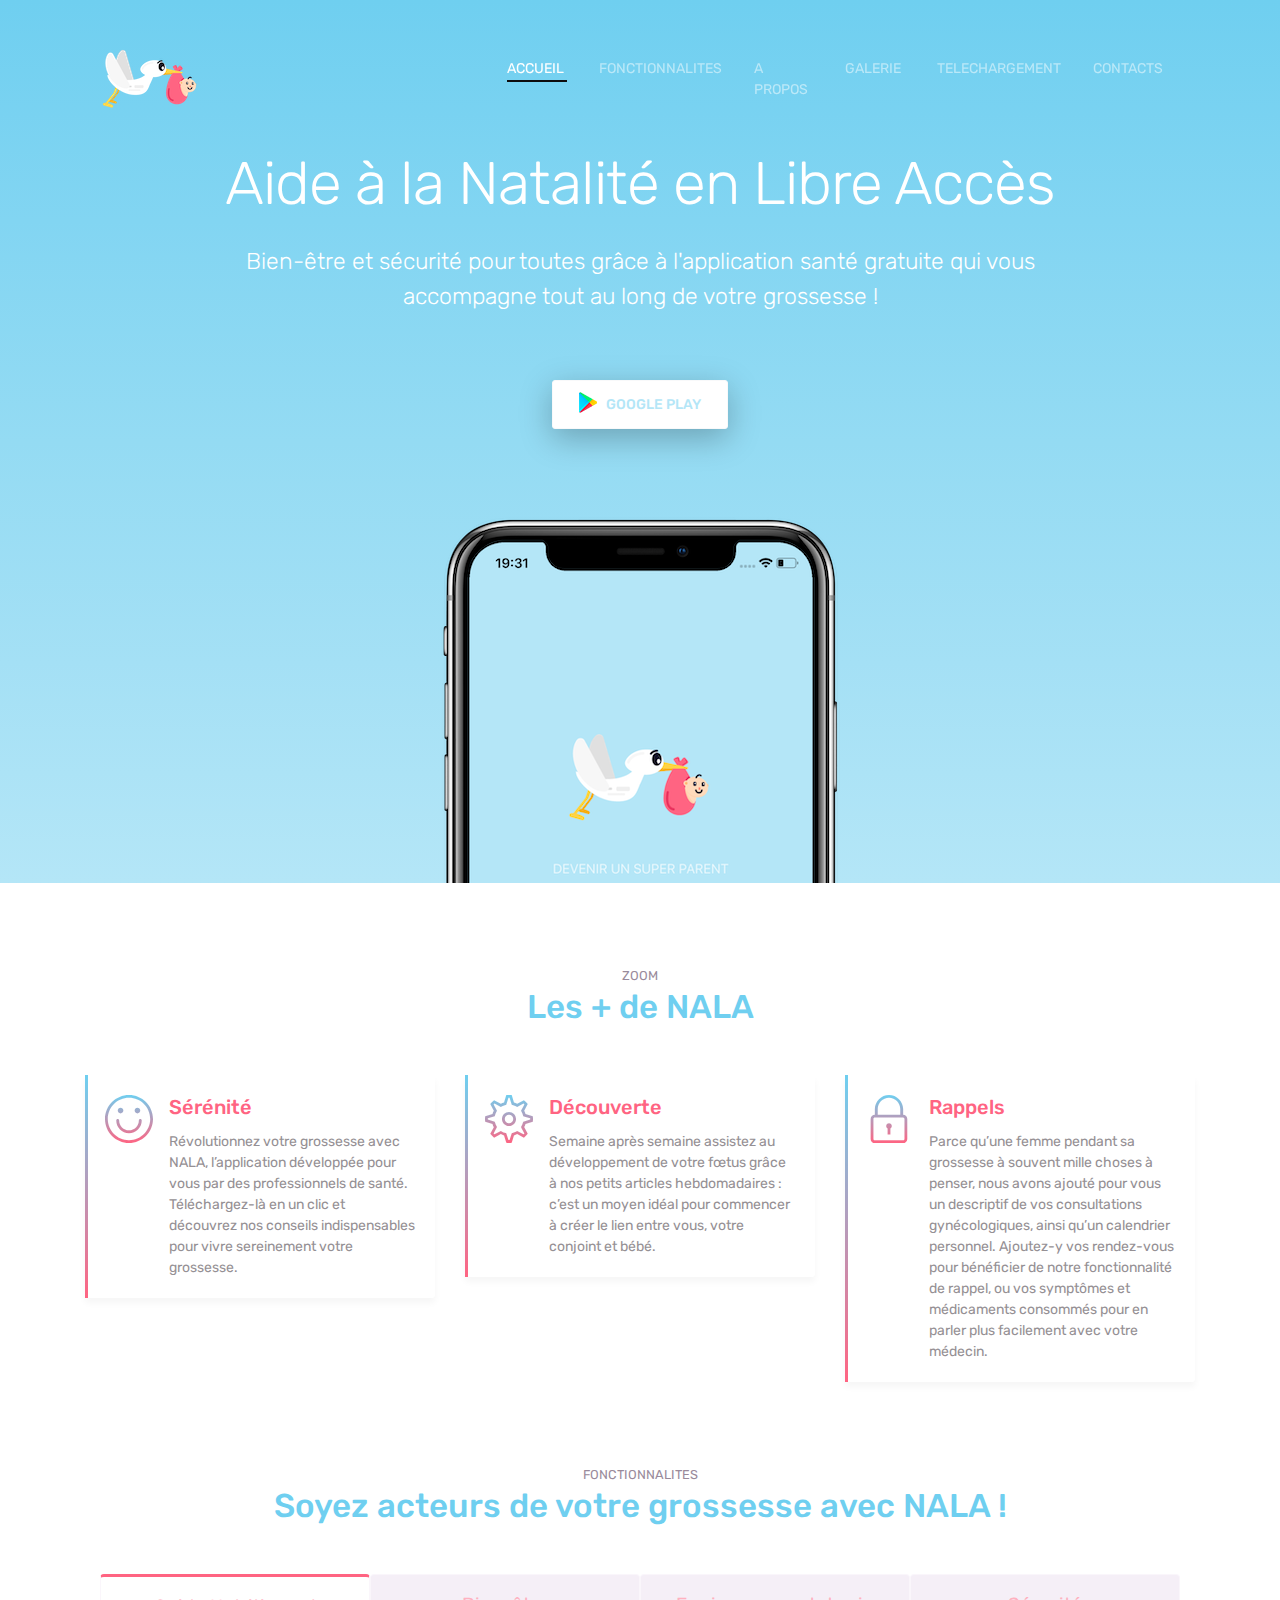
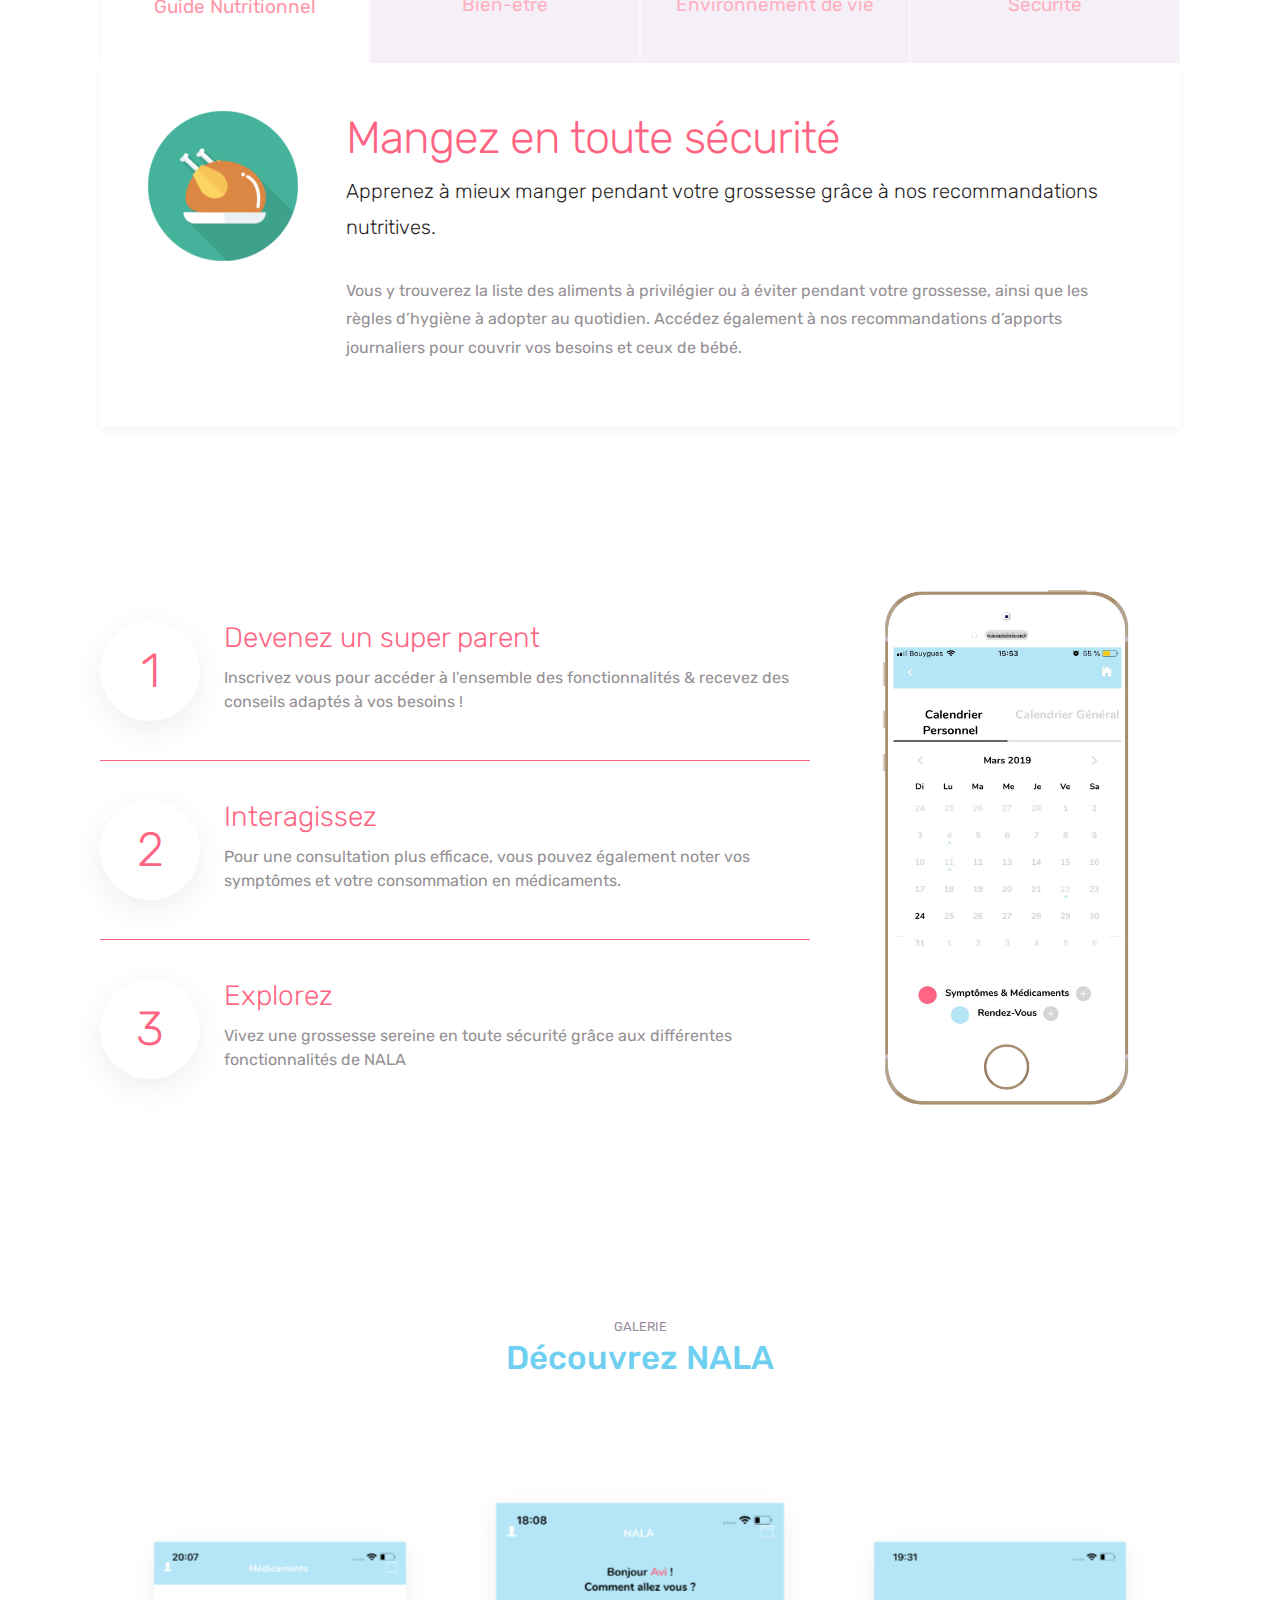
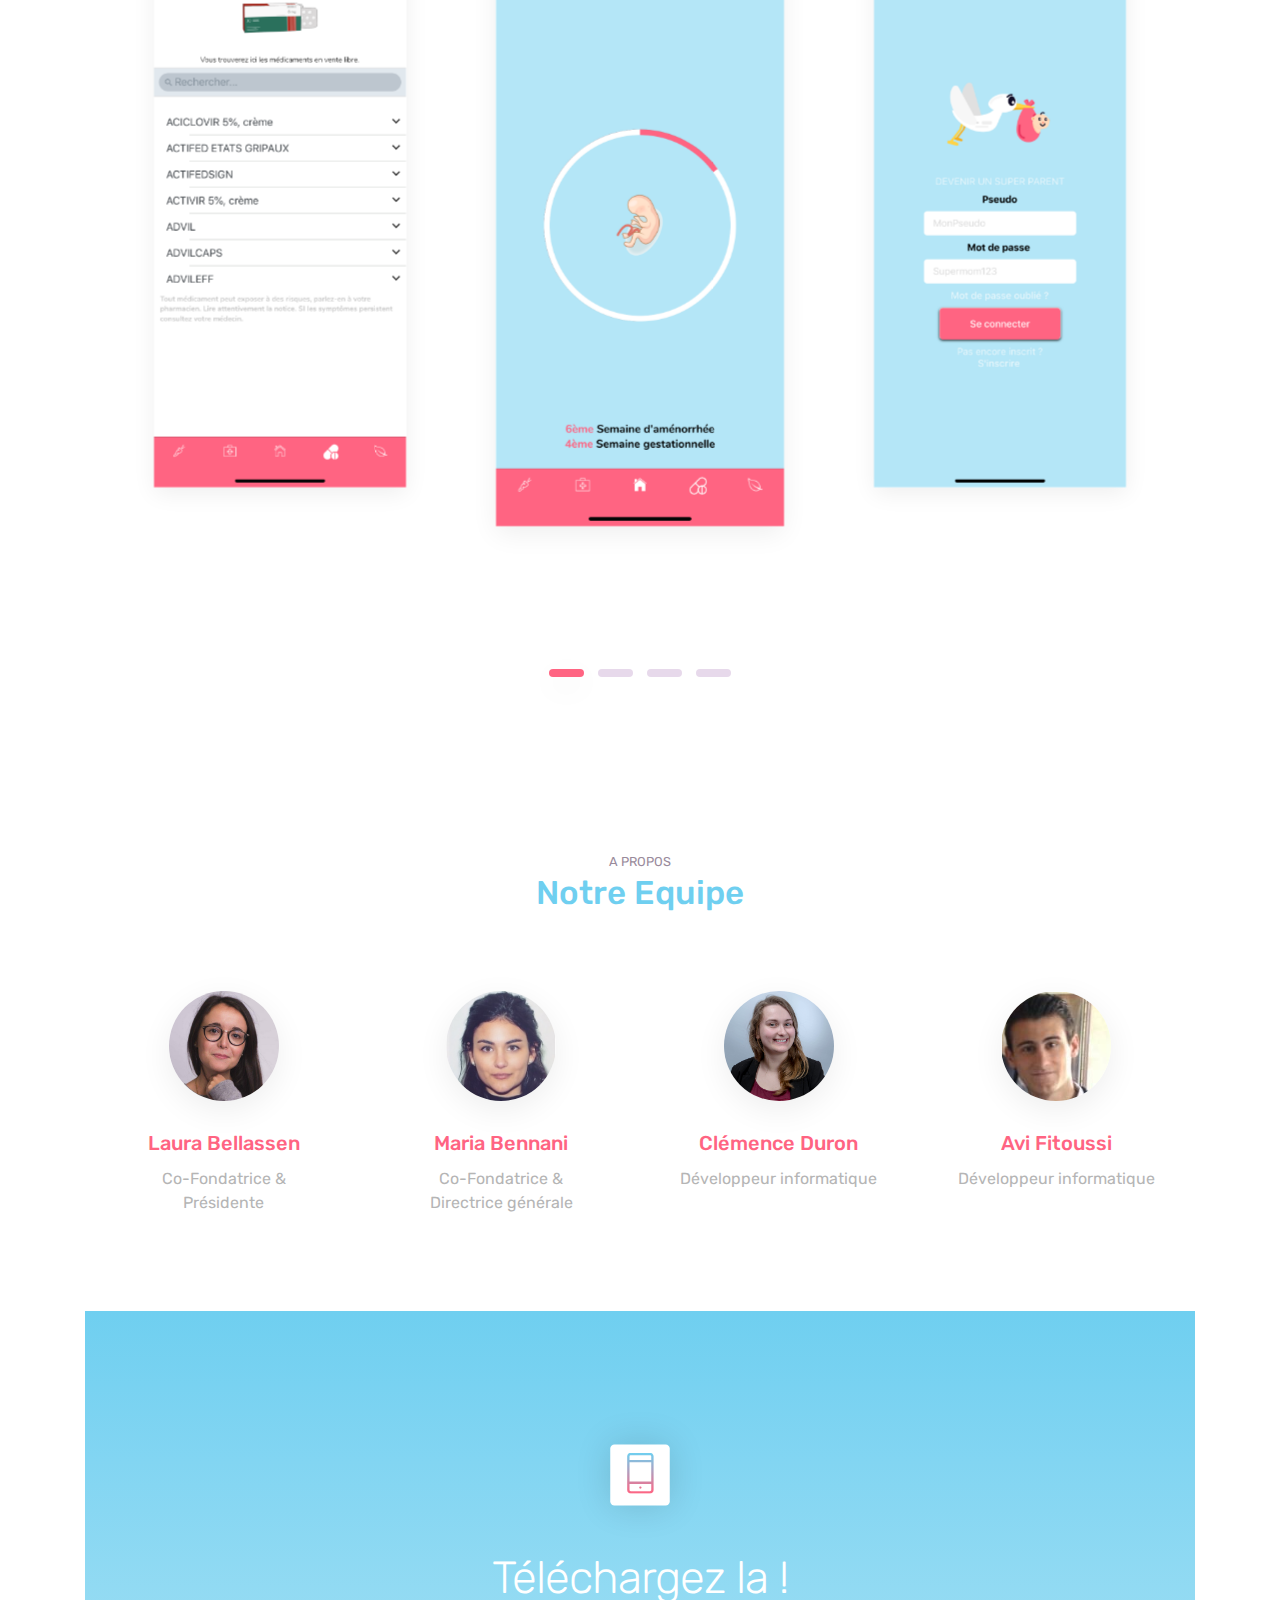
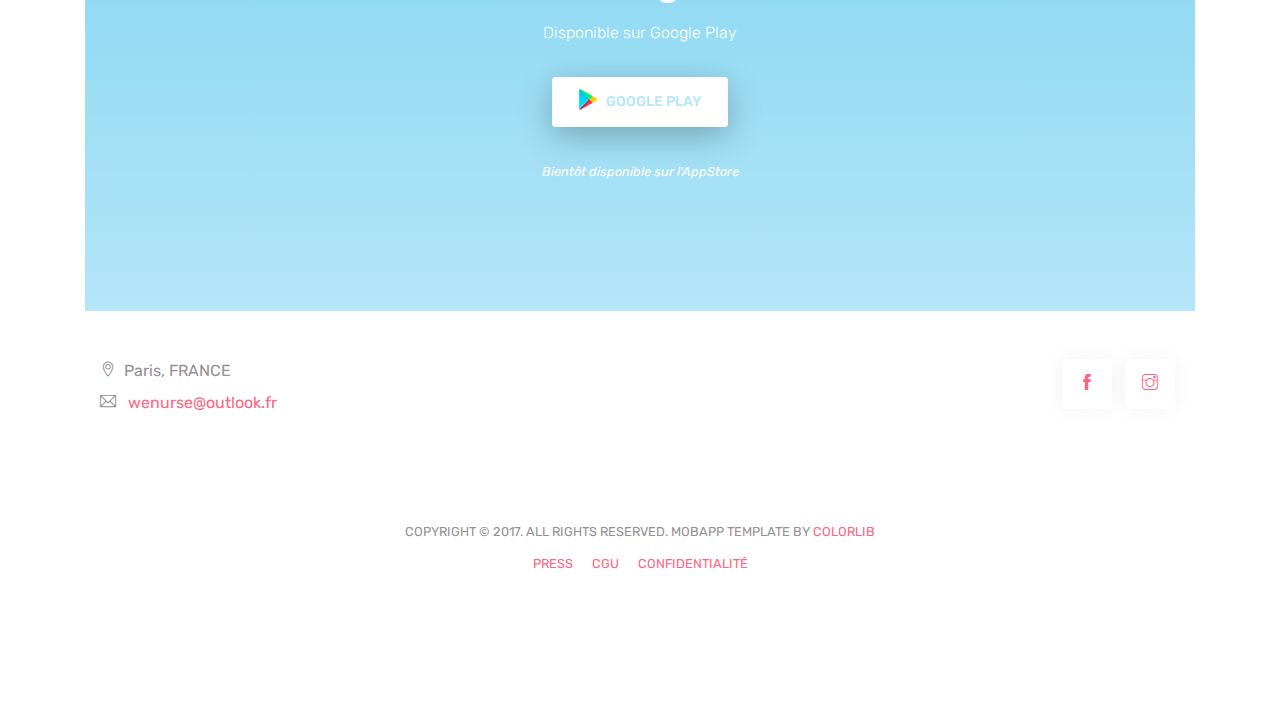
<file: index.html>
<!doctype html>
<html lang="en">
<!--

Page    : index / MobApp
Version : 1.0
Author  : Colorlib
URI     : https://colorlib.com

 -->

<head>
    <title>NALA</title>
    <!-- Required meta tags -->
    <meta charset="utf-8">
    <meta name="viewport" content="width=device-width, initial-scale=1, shrink-to-fit=no">
    <meta name="description" content="NALA -Aide à la Natalité en Libre Accès">
    <meta name="keywords" content="HTML5, bootstrap, mobile, app, landing, ios, android, responsive">

    <!-- Font -->
    <link rel="dns-prefetch" href="//fonts.googleapis.com">
    <link href="https://fonts.googleapis.com/css?family=Rubik:300,400,500" rel="stylesheet">

    <!-- Bootstrap CSS -->
    <link rel="stylesheet" href="css/bootstrap.min.css">
    <!-- Themify Icons -->
    <link rel="stylesheet" href="css/themify-icons.css">
    <!-- Owl carousel -->
    <link rel="stylesheet" href="css/owl.carousel.min.css">
    <!-- Main css -->
    <link href="css/style.css" rel="stylesheet">
</head>

<body data-spy="scroll" data-target="#navbar" data-offset="30">

    <!-- Nav Menu -->

    <div class="nav-menu fixed-top">
        <div class="container">
            <div class="row">
                <div class="col-md-12">
                    <nav class="navbar navbar-dark navbar-expand-lg">
                        <a class="navbar-brand" href="index.html"><img src="images/logo.png" class="img-fluid" alt="logo"></a> <button class="navbar-toggler" type="button" data-toggle="collapse" data-target="#navbar" aria-controls="navbar" aria-expanded="false" aria-label="Toggle navigation"> <span class="navbar-toggler-icon"></span> </button>
                        <div class="collapse navbar-collapse" id="navbar">
                            <ul class="navbar-nav ml-auto">
                                <li class="nav-item"> <a class="nav-link active" href="#home">ACCUEIL<span class="sr-only">(current)</span></a> </li>
                                <li class="nav-item"> <a class="nav-link" href="#features">FONCTIONNALITES</a> </li>
                                <li class="nav-item"> <a class="nav-link" href="#who">A PROPOS</a> </li>
                                <li class="nav-item"> <a class="nav-link" href="#gallery">GALERIE</a> </li>
                                <li class="nav-item"> <a class="nav-link" href="#pricing">TELECHARGEMENT</a> </li>
                                <li class="nav-item"> <a class="nav-link" href="#contact">CONTACTS</a> </li>
                            </ul>
                        </div>
                    </nav>
                </div>
            </div>
        </div>
    </div>


    <header class="bg-gradient" id="home">
        <div class="container mt-5">
            <h1>Aide à la Natalité en Libre Accès</h1>
            <p class="tagline">Bien-être et sécurité pour toutes grâce à l'application santé gratuite qui vous accompagne tout au long de votre grossesse !<br /><br /></p>
            <div class="my-4">

                <a href="https://play.google.com/store/apps/details?id=com.wenurse.nala&fbclid=IwAR1Uvb7QWEGj5w2Zyt3tFnoy-NuYx7ZDDTxZ8gfnh083FyHgM3zrILZIQFY" target="_blank" class="btn btn-light"><img src="images/playicon.png" alt="icon"> Google play</a>
            </div>
        </div>
        <div class="img-holder mt-3"><img src="images/accueil_iphonexspacegrey_portrait.png" alt="phone" class="img-fluid"></div>
    </header>

    <div class="section light-bg" id="features">


  <div class="container">
    <div class="section-title">
                    <small>ZOOM</small>
                    <h3>Les + de NALA</h3>
                </div>


                <div class="row">
                    <div class="col-12 col-lg-4">
                        <div class="card features">
                            <div class="card-body">
                                <div class="media">
                                    <span class="ti-face-smile gradient-fill ti-3x mr-3"></span>
                                    <div class="media-body">
                                        <h4 class="card-title">Sérénité</h4>
                                        <p class="card-text">Révolutionnez votre grossesse avec NALA, l’application développée pour vous par des professionnels de santé.
Téléchargez-là en un clic et découvrez nos conseils indispensables pour vivre sereinement votre grossesse.
</p>
                                    </div>
                                </div>
                            </div>
                        </div>
                    </div>
                    <div class="col-12 col-lg-4">
                        <div class="card features">
                            <div class="card-body">
                                <div class="media">
                                    <span class="ti-settings gradient-fill ti-3x mr-3"></span>
                                    <div class="media-body">
                                        <h4 class="card-title">Découverte</h4>
                                        <p class="card-text">Semaine après semaine assistez au développement de votre fœtus grâce à nos petits articles hebdomadaires : c’est un moyen idéal pour commencer à créer le lien entre vous, votre conjoint et bébé. </p>
                                    </div>
                                </div>
                            </div>
                        </div>
                    </div>
                    <div class="col-12 col-lg-4">
                        <div class="card features">
                            <div class="card-body">
                                <div class="media">
                                    <span class="ti-lock gradient-fill ti-3x mr-3"></span>
                                    <div class="media-body">
                                        <h4 class="card-title">Rappels</h4>
                                        <p class="card-text">Parce qu’une femme pendant sa grossesse à souvent mille choses à penser, nous avons ajouté pour vous un descriptif de vos consultations gynécologiques, ainsi qu’un calendrier personnel. Ajoutez-y vos rendez-vous pour bénéficier de notre fonctionnalité de rappel, ou vos symptômes et médicaments consommés pour en parler plus facilement avec votre médecin.</p>
                                    </div>
                                </div>
                            </div>
                        </div>
                    </div>
                </div>



            <div class="section light-bg">
              <div class="container">
           <div class="section-title">
                <small>FONCTIONNALITES</small>
                <h3>Soyez acteurs de votre grossesse avec NALA !</h3>
            </div>

            <ul class="nav nav-tabs nav-justified" role="tablist">
                <li class="nav-item">
                    <a class="nav-link active" data-toggle="tab" href="#communication">Guide Nutritionnel</a>
                </li>
                <li class="nav-item">
                    <a class="nav-link" data-toggle="tab" href="#schedule">Bien-être</a>
                </li>
                <li class="nav-item">
                    <a class="nav-link" data-toggle="tab" href="#messages">Environnement de vie</a>
                </li>
                <li class="nav-item">
                    <a class="nav-link" data-toggle="tab" href="#livechat">Sécurité</a>
                </li>
            </ul>
            <div class="tab-content">
                <div class="tab-pane fade show active" id="communication">
                    <div class="d-flex flex-column flex-lg-row">
                        <img src="images/meat.png" alt="graphic" class="img-fluid rounded align-self-start mr-lg-5 mb-5 mb-lg-0">
                        <div>

                            <h2>Mangez en toute sécurité</h2>
                            <p class="lead">Apprenez à mieux manger pendant votre grossesse grâce à nos recommandations nutritives.
                            </p>
                            <p>Vous y trouverez la liste des aliments à privilégier ou à éviter pendant votre grossesse, ainsi que les règles d’hygiène à adopter au quotidien.
Accédez également à nos recommandations d’apports journaliers pour couvrir vos besoins et ceux de bébé.

                            </p>
                        </div>
                    </div>
                </div>
                <div class="tab-pane fade" id="schedule">
                    <div class="d-flex flex-column flex-lg-row">
                        <img src="images/general.png" alt="graphic" class="img-fluid rounded align-self-start mr-lg-5 mb-5 mb-lg-0">
                        <div>
                            <h2>Bien être et sécurité sont maintenant compatibles</h2>
                            <p class="lead">Corrigez les symptômes génants de la grossesse</p>
                            <p>Découvrez nos solutions pharmaceutiques conçues pour corriger les maux courants de la grossesse.
Parce que chaque femme est unique, nous vous laissons la liberté de choisir entre allopathie, phytothérapie, homéopathie et conseils hygiéno-diététiques

                            </p>

                        </div>
                    </div>
                </div>
                <div class="tab-pane fade" id="messages">
                    <div class="d-flex flex-column flex-lg-row">
                        <img src="images/smoking.png" alt="graphic" class="img-fluid rounded align-self-start mr-lg-5 mb-5 mb-lg-0">
                        <div>
                            <h2>Perturbateurs endocriniens, tabac, alcool, jardinage...</h2>
                            <p>Apprenez à repérer les conduites à risque du quotidien et débarassez vous plus facilement de vos petites addictions : alcool, tabac, drogues ...
                            </p>

                        </div>
                    </div>
                </div>
                <div class="tab-pane fade" id="livechat">
                    <div class="d-flex flex-column flex-lg-row">
                        <img src="images/pills.png" alt="graphic" class="img-fluid rounded align-self-start mr-lg-5 mb-5 mb-lg-0">
                        <div>
                            <h2>Recherche médicamenteuse </h2>
                            <p class="lead">Fatiguée de passer des heures à lire les notices de médicaments ? </p>
                            <p>Avec la barre de recherche de NALA, vérifiez en un clic si votre médicament est respectueux de la grossesse.
                            </p>

                        </div>
                    </div>
                </div>
            </div>


        </div>
    </div>



    <div class="section light-bg">

        <div class="container">
            <div class="row">
                <div class="col-md-8 d-flex align-items-center">
                    <ul class="list-unstyled ui-steps">
                        <li class="media">
                            <div class="circle-icon mr-4">1</div>
                            <div class="media-body">
                                <h5>Devenez un super parent</h5>
                                <p>Inscrivez vous pour accéder à l'ensemble des fonctionnalités & recevez des conseils adaptés à vos besoins !</p>
                            </div>
                        </li>
                        <li class="media my-4">
                            <div class="circle-icon mr-4">2</div>
                            <div class="media-body">
                                <h5>Interagissez</h5>
                                <p>Pour une consultation plus efficace, vous pouvez également noter vos symptômes et votre consommation en médicaments.
</p>
                            </div>
                        </li>
                        <li class="media">
                            <div class="circle-icon mr-4">3</div>
                            <div class="media-body">
                                <h5>Explorez</h5>
                                <p>Vivez une grossesse sereine en toute sécurité grâce aux différentes fonctionnalités de NALA</p>
                            </div>
                        </li>
                    </ul>
                </div>
                <div class="col-md-4">
                    <img src="images/cal.png" alt="iphone" class="img-fluid">
                </div>

            </div>

        </div>

    </div>
    <!-- // end .section -->

    


    <div class="section light-bg" id="gallery">
        <div class="container">
            <div class="section-title">
                <small>GALERIE</small>
                <h3>Découvrez NALA</h3>
            </div>

            <div class="img-gallery owl-carousel owl-theme">
                <img src="images/Simulator Screen Shot - iPhone XR - 2019-03-10 at 18.08.05.png" alt="image">
                <img src="images/accueil.png" alt="image">
                <img src="images/Simulator Screen Shot - iPhone XR - 2019-03-10 at 18.08.13.png" alt="image">
                <img src="images/Simulator Screen Shot - iPhone XR - 2019-03-10 at 20.07.21.png" alt="image">
            </div>

        </div>

    </div>
    <!-- // end .section -->

    <div class="section light-bg" id="who">


        <div class="container">
          <div class="section-title">
                          <small>A PROPOS</small>
                          <h3>Notre Equipe</h3>
                      </div>
      
      
                      <div class="row">
                        <div class="col-12 col-lg-3">
                            <div class="testimonials-single">
                                <img src="images/laura.jpeg" alt="client" class="client-img">
                                <h4 class="card-title">Laura Bellassen</h4>
                                <p class="text-primary2">Co-Fondatrice & Présidente</p>
                          </div>
                        </div>
                        <div class="col-12 col-lg-3">
                              <div class="testimonials-single">
                                <img src="images/Maria.png" alt="client" class="client-img">
                                <h4 class="card-title">Maria Bennani</h4>
                                <p class="text-primary2">Co-Fondatrice & Directrice générale</p>
                              </div>
                          </div>
                            <div class="col-12 col-lg-3">
                                <div class="testimonials-single">
                                  <img src="images/Clemence.jpg"  alt="client" class="client-img">
                                  <h4 class="card-title">Clémence Duron</h4>
                                  <p class="text-primary2">Développeur informatique</p>
                                </div>
                            </div>
                              <div class="col-12 col-lg-3">
                                  <div class="testimonials-single">
                                    <img src="images/Avi.png" alt="client" class="client-img">
                                    <h4 class="card-title">Avi Fitoussi</h4>
                                    <p class="text-primary2">Développeur informatique</p>
                                  </div>
                              </div>
                      </div>
      
              </div>
      
          </div>
          <!-- // end .section -->

    <div class="section bg-gradient" id="pricing">
        <div class="container">
            <div class="call-to-action">

                <div class="box-icon"><span class="ti-mobile gradient-fill ti-3x"></span></div>
                <h2>Téléchargez la !</h2>
                <p class="tagline">Disponible sur Google Play</p>
                <div class="my-4">


                    <a href="https://play.google.com/store/apps/details?id=com.wenurse.nala&fbclid=IwAR1Uvb7QWEGj5w2Zyt3tFnoy-NuYx7ZDDTxZ8gfnh083FyHgM3zrILZIQFY" target="_blank" class="btn btn-light"><img src="images/playicon.png" alt="icon"> Google play</a>
                </div>

                <p class="text-primary"><small><i>Bientôt disponible sur l'AppStore</i></small></p>
            </div>
        </div>

    </div>
    <!-- // end .section -->

    <div class="light-bg py-5" id="contact">
        <div class="container">
            <div class="row">
                <div class="col-lg-6 text-center text-lg-left">
                    <p class="mb-2"> <span class="ti-location-pin mr-2"></span>Paris, FRANCE</p>
                    <div class=" d-block d-sm-inline-block">
                        <p class="mb-2">
                            <span class="ti-email mr-2"></span> <a class="mr-4" href="mailto:wenurse@outlook.fr">wenurse@outlook.fr</a>
                        </p>
                    </div>

                </div>
                <div class="col-lg-6">
                    <div class="social-icons">
                        <a href="https://www.facebook.com/LMPharm/" target="_blank"><span class="ti-facebook"></span></a>
                        <a href="https://www.instagram.com/we.nurse/" target="_blank"><span class="ti-instagram"></span></a>
                    </div>
                </div>
            </div>

        </div>

    </div>
    <!-- // end .section -->
    <footer class="my-5 text-center">
        <!-- Copyright removal is not prohibited! -->
        <p class="mb-2"><small>COPYRIGHT © 2017. ALL RIGHTS RESERVED. MOBAPP TEMPLATE BY <a href="https://colorlib.com">COLORLIB</a></small></p>

        <small>
            <a href="#" class="m-2">PRESS</a>
            <a href="CGU.html" class="m-2">CGU</a>
            <a href="Privacy.html" class="m-2">CONFIDENTIALITÉ</a>
        </small>
    </footer>

    <!-- jQuery and Bootstrap -->
    <script src="js/jquery-3.2.1.min.js"></script>
    <script src="js/bootstrap.bundle.min.js"></script>
    <!-- Plugins JS -->
    <script src="js/owl.carousel.min.js"></script>
    <!-- Custom JS -->
    <script src="js/script.js"></script>

</body>

</html>
</file>
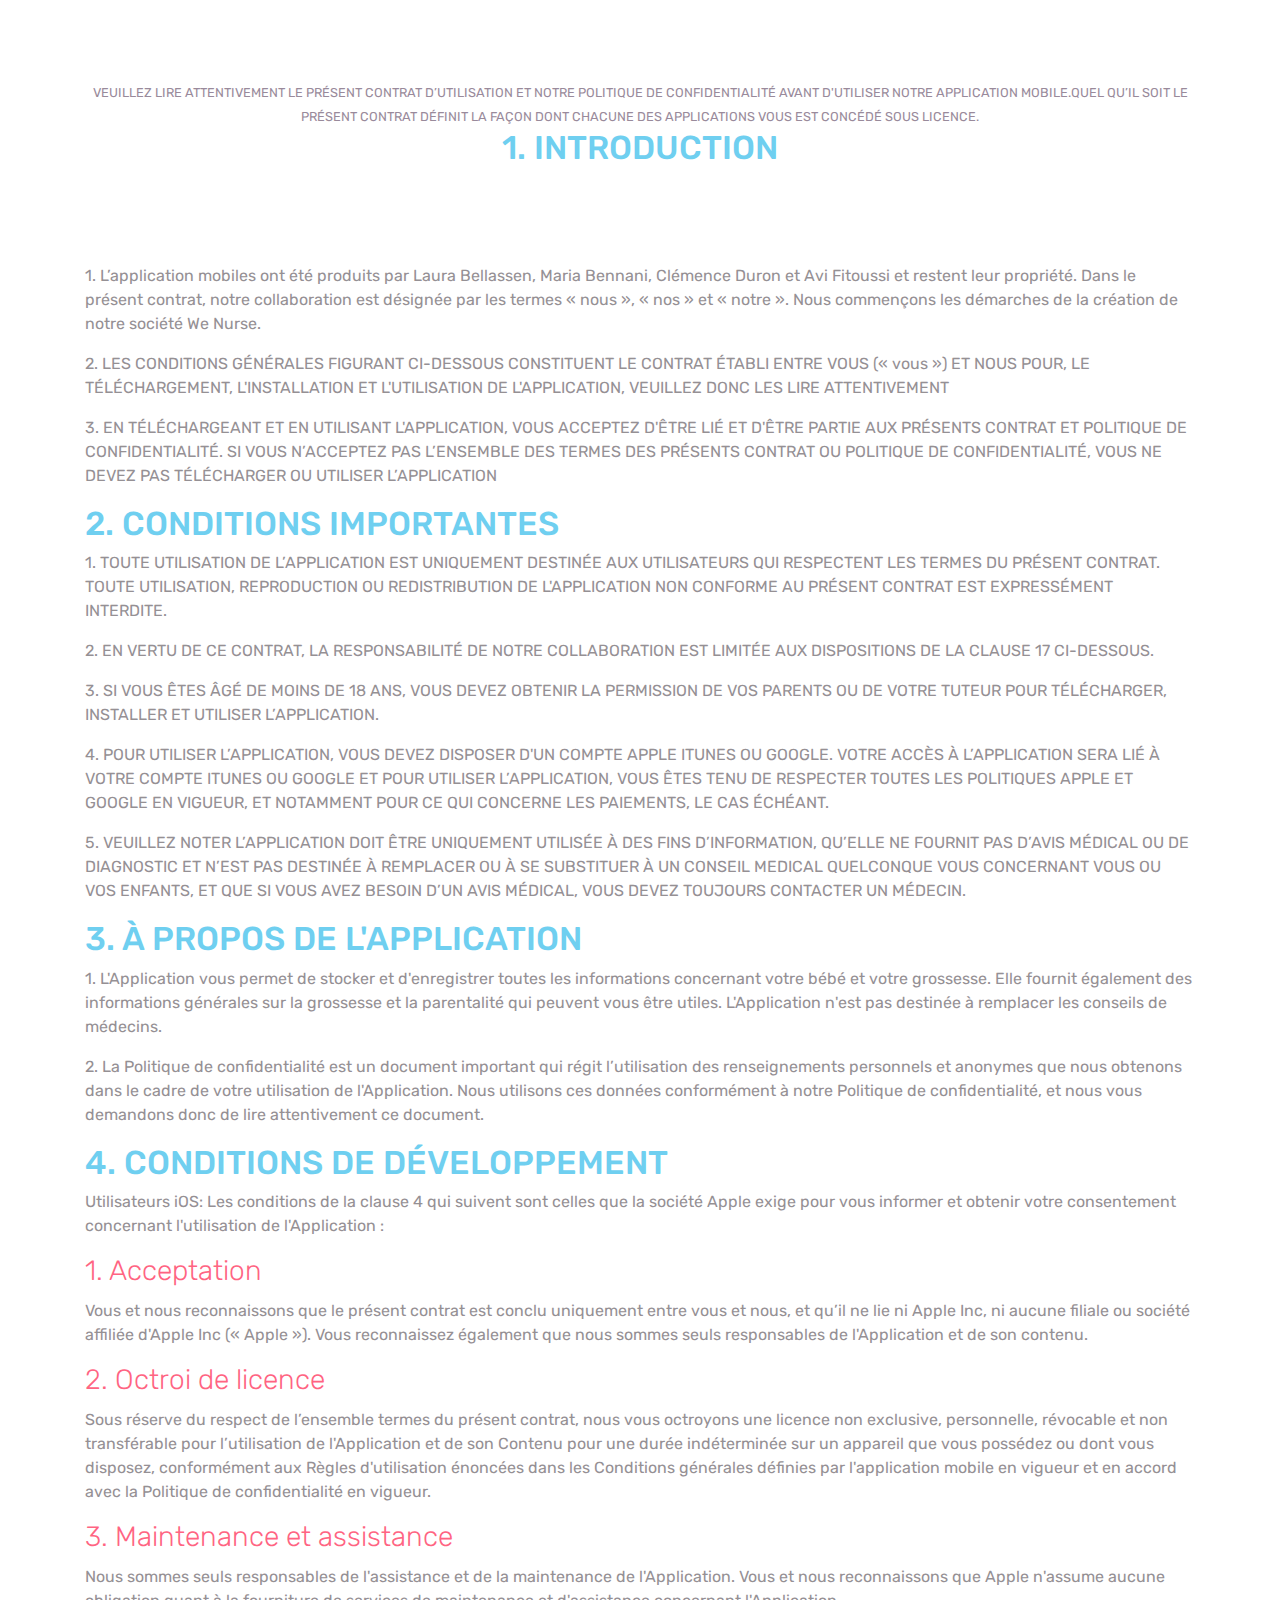
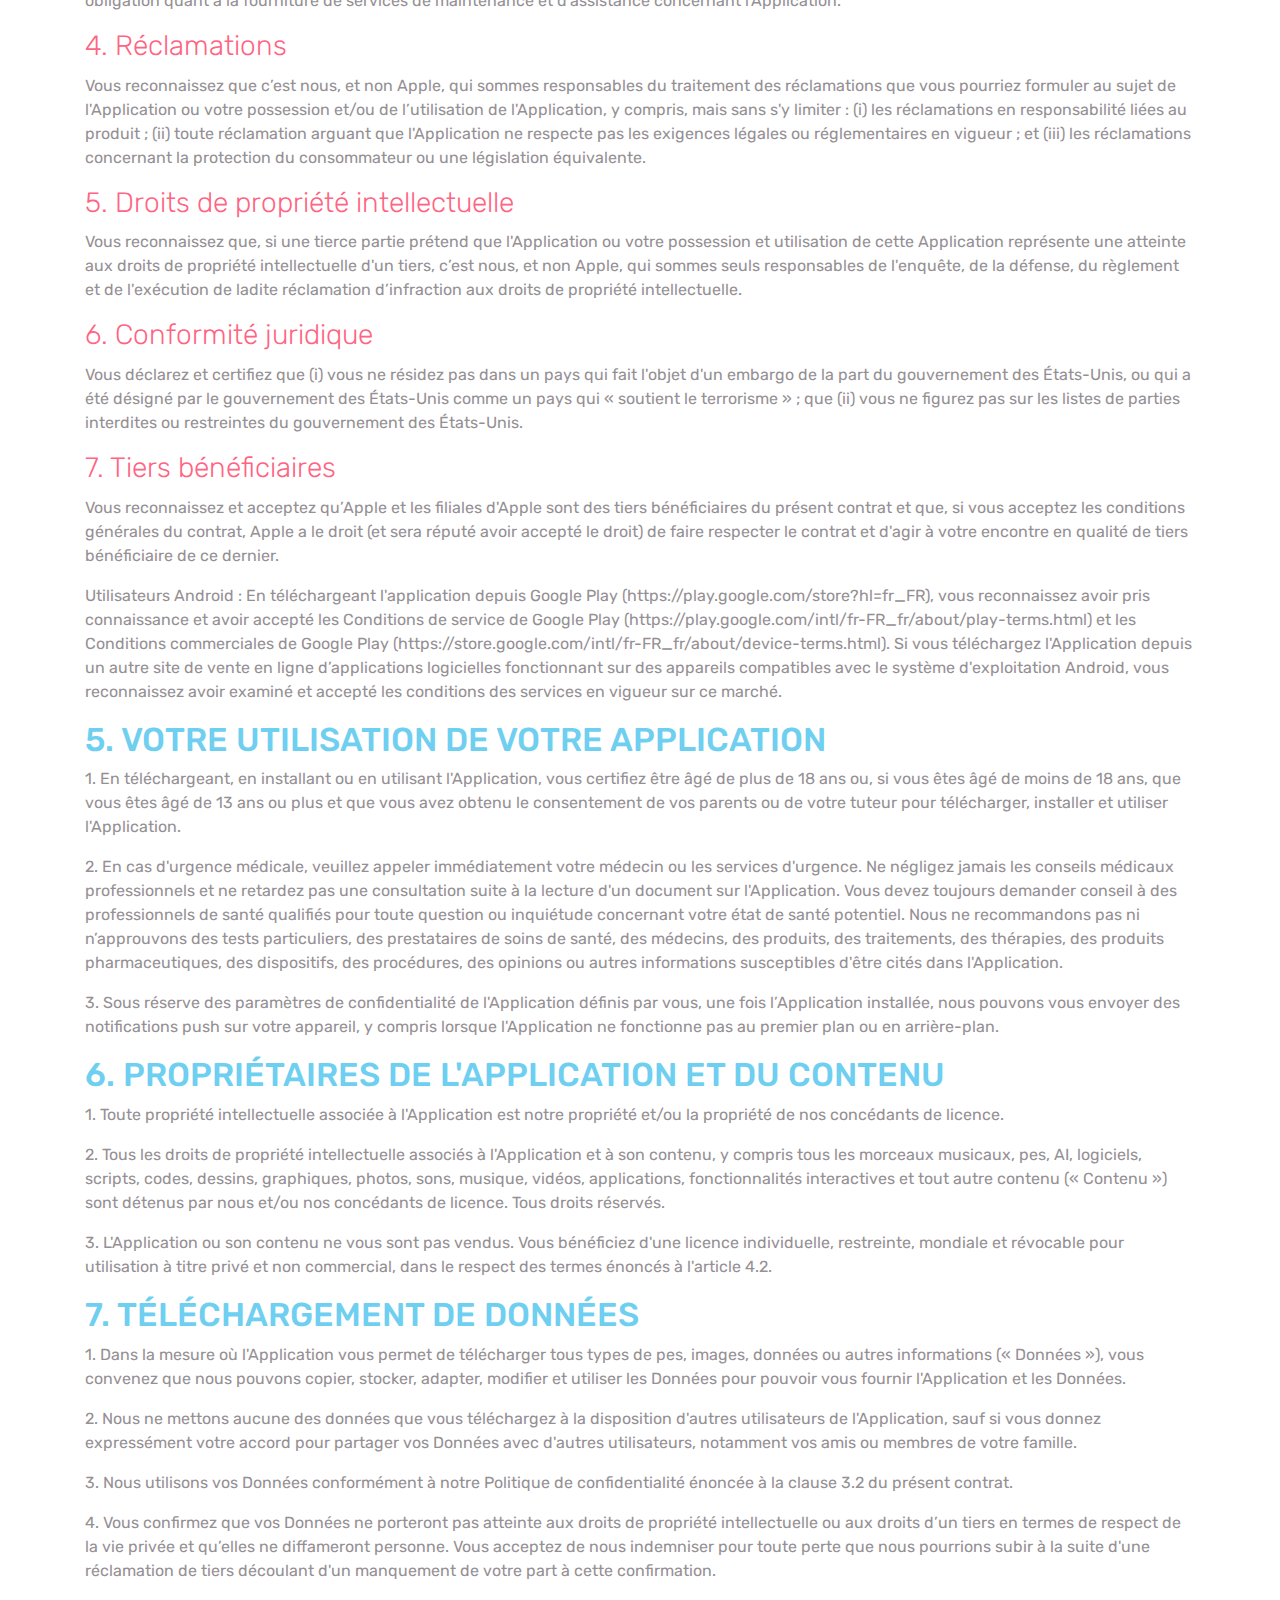
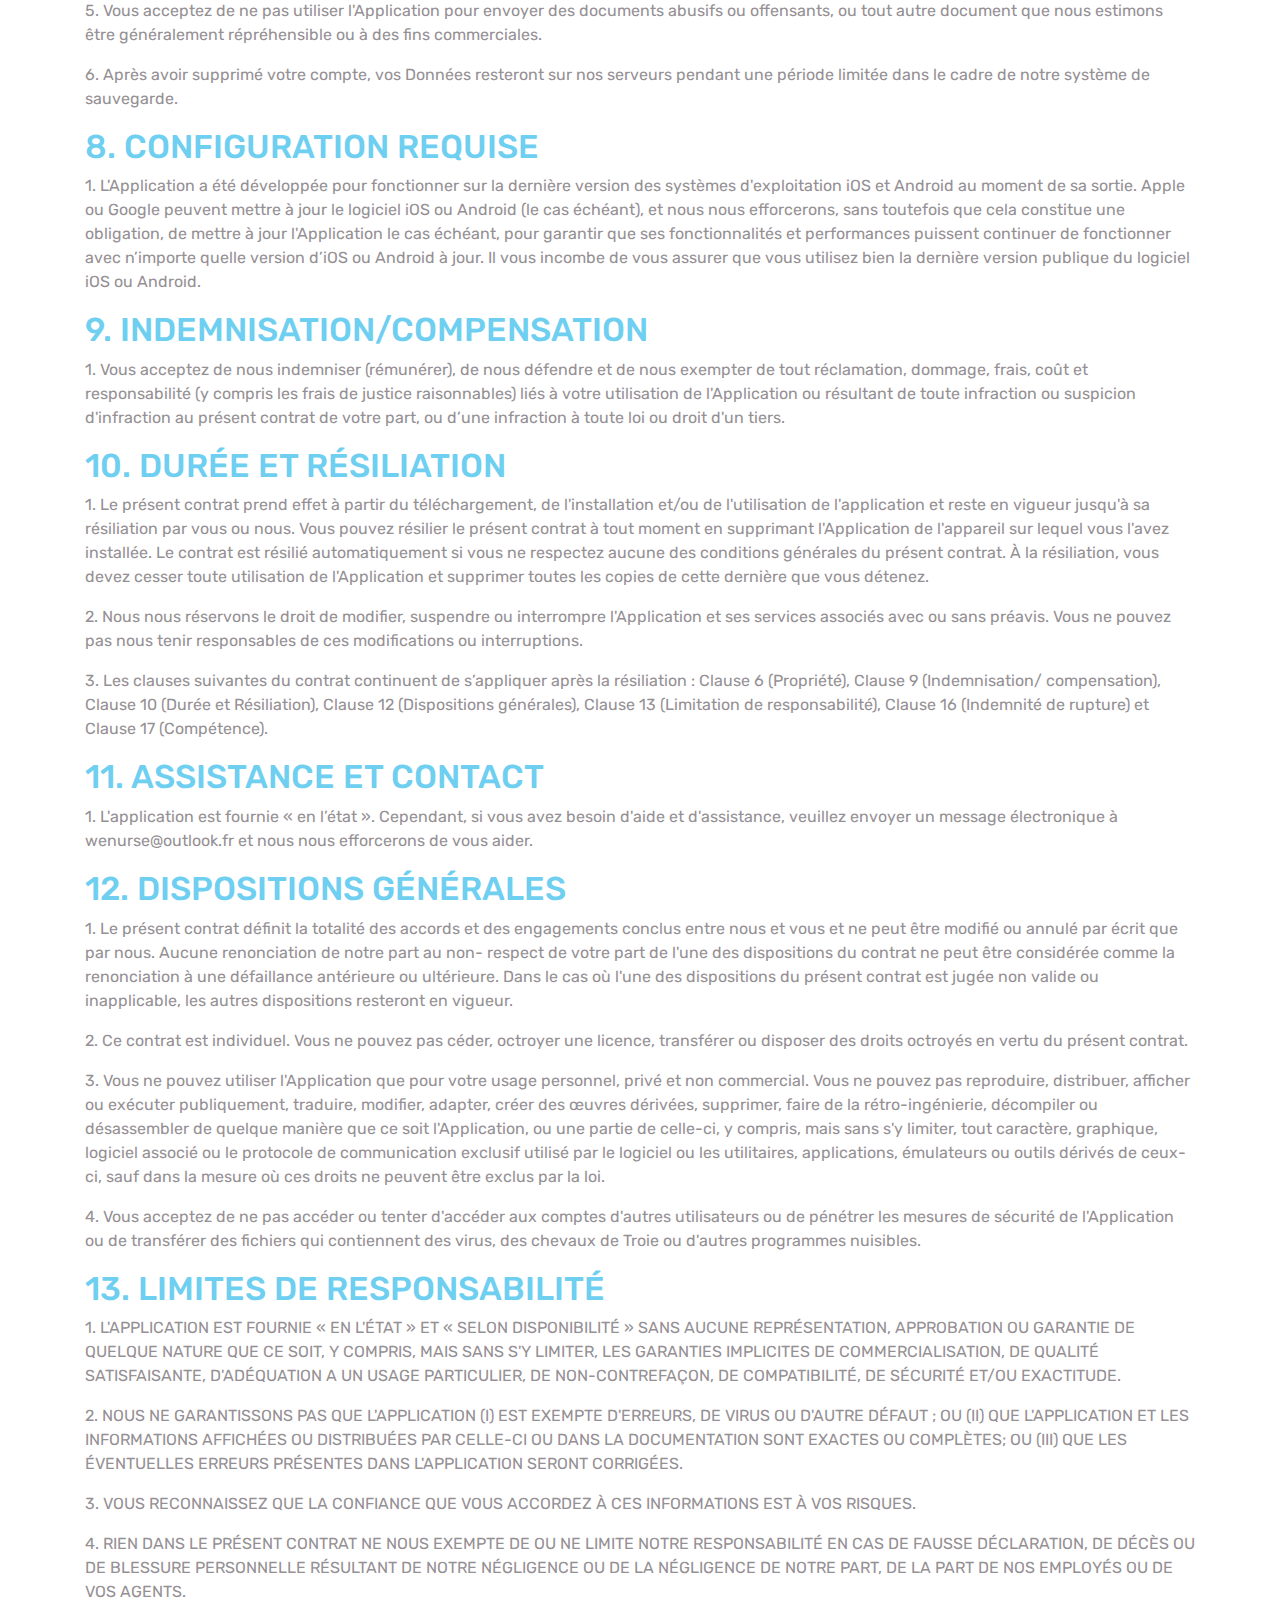
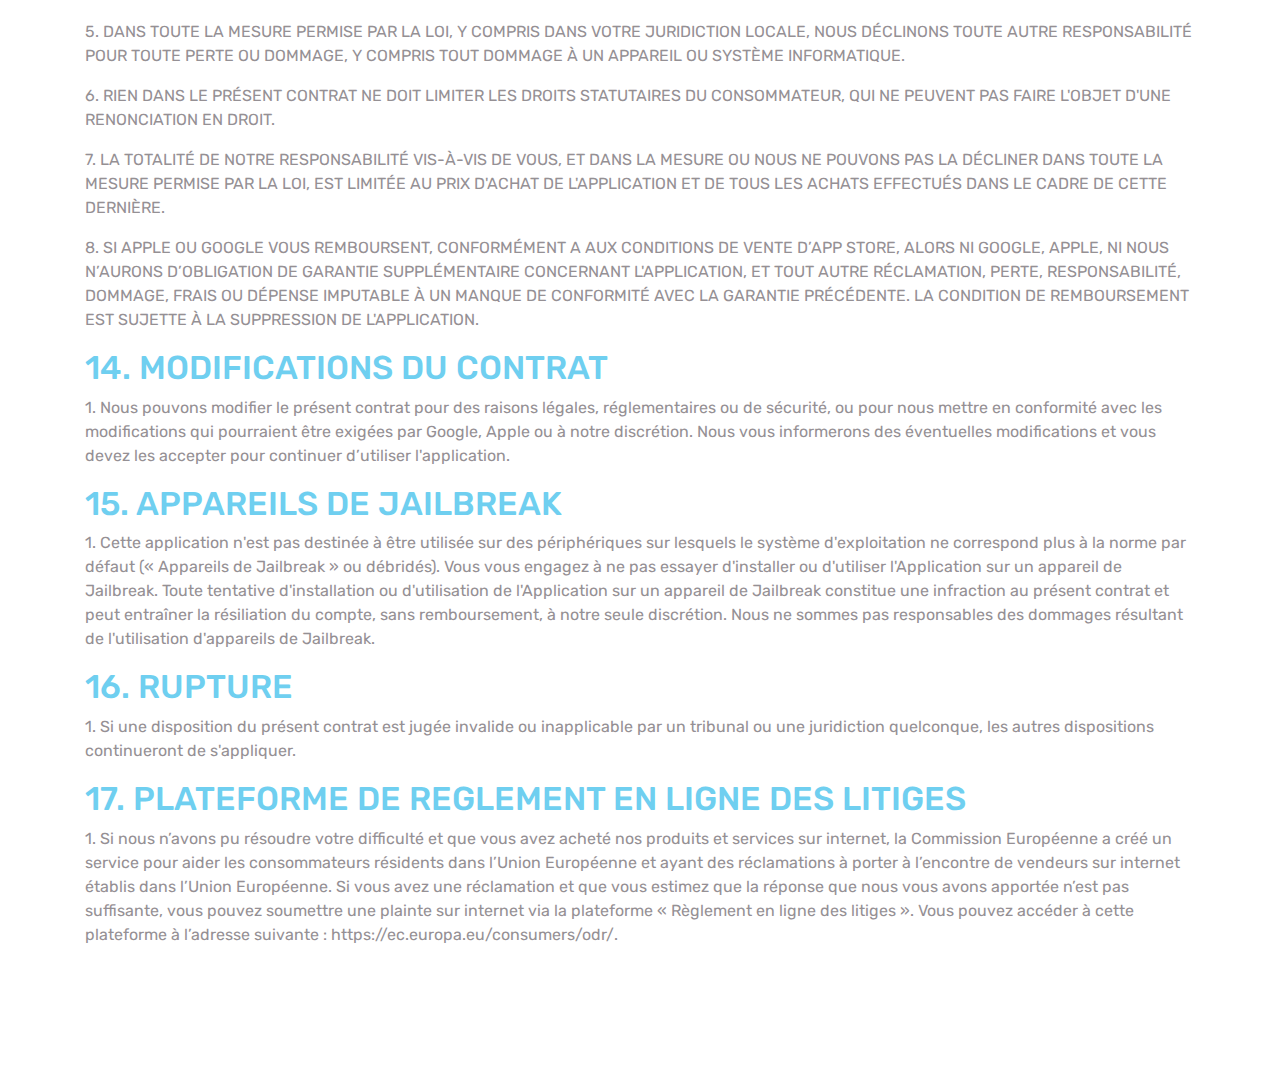
<file: CGU.html>
<!doctype html>
<html lang="en">
<!--

Page    : index / MobApp
Version : 1.0
Author  : Colorlib
URI     : https://colorlib.com

 -->

<head>
    <title>NALA - CGU</title>
    <!-- Required meta tags -->
    <meta charset="utf-8">
    <meta name="viewport" content="width=device-width, initial-scale=1, shrink-to-fit=no">
    <meta name="description" content="NALA -Aide à la Natalité en libre accès">
    <meta name="keywords" content="HTML5, bootstrap, mobile, app, landing, ios, android, responsive">

    <!-- Font -->
    <link rel="dns-prefetch" href="//fonts.googleapis.com">
    <link href="https://fonts.googleapis.com/css?family=Rubik:300,400,500" rel="stylesheet">

    <!-- Bootstrap CSS -->
    <link rel="stylesheet" href="css/bootstrap.min.css">
    <!-- Themify Icons -->
    <link rel="stylesheet" href="css/themify-icons.css">
    <!-- Owl carousel -->
    <link rel="stylesheet" href="css/owl.carousel.min.css">
    <!-- Main css -->
    <link href="css/style.css" rel="stylesheet">
</head>

<body data-spy="scroll" data-target="#navbar" data-offset="30">
  <div class="section light-bg" id="features">


<div class="container">
  <div class="section-title">
                  <small>VEUILLEZ LIRE ATTENTIVEMENT LE PRÉSENT CONTRAT D’UTILISATION ET NOTRE POLITIQUE DE CONFIDENTIALITÉ AVANT D'UTILISER NOTRE APPLICATION MOBILE.QUEL QU’IL SOIT LE PRÉSENT CONTRAT DÉFINIT LA FAÇON DONT CHACUNE DES APPLICATIONS VOUS EST CONCÉDÉ SOUS LICENCE.</small>
                  <h3>1. INTRODUCTION</h3>
              </div>
<div class="light-bg py-5">

        <p  >1. L’application mobiles ont été produits par Laura Bellassen, Maria Bennani, Clémence Duron et Avi Fitoussi et restent leur propriété. Dans le présent contrat, notre collaboration est désignée par les termes « nous », « nos » et « notre ». Nous commençons les démarches de la création de notre société We Nurse.</p>
        <p  >2. LES CONDITIONS GÉNÉRALES FIGURANT CI-DESSOUS CONSTITUENT LE CONTRAT ÉTABLI ENTRE VOUS (« vous ») ET NOUS POUR, LE TÉLÉCHARGEMENT, L'INSTALLATION ET L'UTILISATION DE L'APPLICATION, VEUILLEZ DONC LES LIRE ATTENTIVEMENT</p>
        <p  >3. EN TÉLÉCHARGEANT ET EN UTILISANT L'APPLICATION, VOUS ACCEPTEZ D'ÊTRE LIÉ ET D'ÊTRE PARTIE AUX PRÉSENTS CONTRAT ET POLITIQUE DE CONFIDENTIALITÉ. SI VOUS N’ACCEPTEZ PAS L’ENSEMBLE DES TERMES DES PRÉSENTS CONTRAT OU POLITIQUE DE CONFIDENTIALITÉ, VOUS NE DEVEZ PAS TÉLÉCHARGER OU UTILISER L’APPLICATION</p>
        <h3>2. CONDITIONS IMPORTANTES</h3>
        <p  >1. TOUTE UTILISATION DE L’APPLICATION EST UNIQUEMENT DESTINÉE AUX UTILISATEURS QUI RESPECTENT LES TERMES DU PRÉSENT CONTRAT. TOUTE UTILISATION, REPRODUCTION OU REDISTRIBUTION DE L'APPLICATION NON CONFORME AU PRÉSENT CONTRAT EST EXPRESSÉMENT INTERDITE.</p>
        <p  >2. EN VERTU DE CE CONTRAT, LA RESPONSABILITÉ DE NOTRE COLLABORATION  EST LIMITÉE AUX DISPOSITIONS DE LA CLAUSE 17 CI-DESSOUS.</p>
        <p  >3. SI VOUS ÊTES ÂGÉ DE MOINS DE 18 ANS, VOUS DEVEZ OBTENIR LA PERMISSION DE VOS PARENTS OU DE VOTRE TUTEUR POUR TÉLÉCHARGER, INSTALLER ET UTILISER L’APPLICATION. </p>
        <p  >4. POUR UTILISER L’APPLICATION, VOUS DEVEZ DISPOSER D'UN COMPTE APPLE ITUNES OU GOOGLE. VOTRE ACCÈS À L’APPLICATION SERA LIÉ À VOTRE COMPTE ITUNES OU GOOGLE ET POUR UTILISER L’APPLICATION, VOUS ÊTES TENU DE RESPECTER TOUTES LES POLITIQUES APPLE ET GOOGLE EN VIGUEUR, ET NOTAMMENT POUR CE QUI CONCERNE LES PAIEMENTS, LE CAS ÉCHÉANT.</p>
        <p  >5. VEUILLEZ NOTER L’APPLICATION DOIT ÊTRE UNIQUEMENT UTILISÉE À DES FINS D’INFORMATION, QU’ELLE NE FOURNIT PAS D’AVIS MÉDICAL OU DE DIAGNOSTIC ET N’EST PAS DESTINÉE À REMPLACER OU À SE SUBSTITUER À UN CONSEIL MEDICAL QUELCONQUE VOUS CONCERNANT VOUS OU VOS ENFANTS, ET QUE SI VOUS AVEZ BESOIN D’UN AVIS MÉDICAL, VOUS DEVEZ TOUJOURS CONTACTER UN MÉDECIN.</p>
        <h3>3. À PROPOS DE L'APPLICATION</h3>
        <p  >1. L'Application vous permet de stocker et d'enregistrer toutes les informations concernant votre bébé et votre grossesse. Elle fournit également des informations générales sur la grossesse et la parentalité qui peuvent vous être utiles. L'Application n'est pas destinée à remplacer les conseils de médecins. </p>
        <p  >2. La Politique de confidentialité est un document important qui régit l’utilisation des renseignements personnels et anonymes que nous obtenons dans le cadre de votre utilisation de l'Application. Nous utilisons ces données conformément à notre Politique de confidentialité, et nous vous demandons donc de lire attentivement ce document.</p>
        <h3>4. CONDITIONS DE DÉVELOPPEMENT</h3>
        <p  >Utilisateurs iOS: Les conditions de la clause 4 qui suivent sont celles que la société Apple exige pour vous informer et obtenir votre consentement concernant l'utilisation de l'Application :</p>
        <h5>1. Acceptation</h5>
        <p  >Vous et nous reconnaissons que le présent contrat est conclu uniquement entre vous et nous, et qu’il ne lie ni Apple Inc, ni aucune filiale ou société affiliée d'Apple Inc (« Apple »). Vous reconnaissez également que nous sommes seuls responsables de l'Application et de son contenu.</p>
        <h5>2. Octroi de licence</h5>
        <p  >Sous réserve du respect de l’ensemble termes du présent contrat, nous vous octroyons une licence non exclusive, personnelle, révocable et non transférable pour l’utilisation de l'Application et de son Contenu pour une durée indéterminée sur un appareil que vous possédez ou dont vous disposez, conformément aux Règles d'utilisation énoncées dans les Conditions générales définies par l'application mobile en vigueur et en accord avec la Politique de confidentialité en vigueur.</p>
        <h5>3. Maintenance et assistance</h5>
        <p  >Nous sommes seuls responsables de l'assistance et de la maintenance de l'Application. Vous et nous reconnaissons que Apple n'assume aucune obligation quant à la fourniture de services de maintenance et d'assistance concernant l'Application.</p>
        <h5>4. Réclamations</h5>
        <p  >Vous reconnaissez que c’est nous, et non Apple, qui sommes responsables du traitement des réclamations que vous pourriez formuler au sujet de l'Application ou votre possession et/ou de l’utilisation de l'Application, y compris, mais sans s'y limiter : (i) les réclamations en responsabilité liées au produit ; (ii) toute réclamation arguant que l'Application ne respecte pas les exigences légales ou réglementaires en vigueur ; et (iii) les réclamations concernant la protection du consommateur ou une législation équivalente.</p>
        <h5>5. Droits de propriété intellectuelle</h5>
        <p  >Vous reconnaissez que, si une tierce partie prétend que l'Application ou votre possession et utilisation de cette Application représente une atteinte aux droits de propriété intellectuelle d'un tiers, c’est nous, et non Apple, qui sommes seuls responsables de l'enquête, de la défense, du règlement et de l'exécution de ladite réclamation d’infraction aux droits de propriété intellectuelle.</p>
        <h5>6. Conformité juridique</h5>
        <p  >Vous déclarez et certifiez que (i) vous ne résidez pas dans un pays qui fait l'objet d'un embargo de la part du gouvernement des États-Unis, ou qui a été désigné par le gouvernement des États-Unis comme un pays qui « soutient le terrorisme » ; que (ii) vous ne figurez pas sur les listes de parties interdites ou restreintes du gouvernement des États-Unis.</p>
        <h5>7. Tiers bénéficiaires</h5>
        <p  >Vous reconnaissez et acceptez qu’Apple et les filiales d'Apple sont des tiers bénéficiaires du présent contrat et que, si vous acceptez les conditions générales du contrat, Apple a le droit (et sera réputé avoir accepté le droit) de faire respecter le contrat et d'agir à votre encontre en qualité de tiers bénéficiaire de ce dernier.</p>
        <p  >Utilisateurs Android : En téléchargeant l'application depuis Google Play (https://play.google.com/store?hl=fr_FR), vous reconnaissez avoir pris connaissance et avoir accepté les Conditions de service de Google Play (https://play.google.com/intl/fr-FR_fr/about/play-terms.html) et les Conditions commerciales de Google Play (https://store.google.com/intl/fr-FR_fr/about/device-terms.html). Si vous téléchargez l'Application depuis un autre site de vente en ligne d’applications logicielles fonctionnant sur des appareils compatibles avec le système d'exploitation Android, vous reconnaissez avoir examiné et accepté les conditions des services en vigueur sur ce marché.</p>
        <h3>5. VOTRE UTILISATION DE VOTRE APPLICATION</h3>
        <p  >1. En téléchargeant, en installant ou en utilisant l'Application, vous certifiez être âgé de plus de 18 ans ou, si vous êtes âgé de moins de 18 ans, que vous êtes âgé de 13 ans ou plus et que vous avez obtenu le consentement de vos parents ou de votre tuteur pour télécharger, installer et utiliser l'Application.</p>
        <p  >2. En cas d'urgence médicale, veuillez appeler immédiatement votre médecin ou les services d'urgence. Ne négligez jamais les conseils médicaux professionnels et ne retardez pas une consultation suite à la lecture d'un document sur l'Application. Vous devez toujours demander conseil à des professionnels de santé qualifiés pour toute question ou inquiétude concernant votre état de santé potentiel. Nous ne recommandons pas ni n’approuvons des tests particuliers, des prestataires de soins de santé, des médecins, des produits, des traitements, des thérapies, des produits pharmaceutiques, des dispositifs, des procédures, des opinions ou autres informations susceptibles d'être cités dans l'Application.</p>
        <p  >3. Sous réserve des paramètres de confidentialité de l'Application définis par vous, une fois l’Application installée, nous pouvons vous envoyer des notifications push sur votre appareil, y compris lorsque l'Application ne fonctionne pas au premier plan ou en arrière-plan. </p>
        <h3>6. PROPRIÉTAIRES DE L'APPLICATION ET DU CONTENU</h3>
        <p  >1. Toute propriété intellectuelle associée à l'Application est notre propriété et/ou la propriété de nos concédants de licence.</p>
        <p  >2. Tous les droits de propriété intellectuelle associés à l'Application et à son contenu, y compris tous les morceaux musicaux, pes, AI, logiciels, scripts, codes, dessins, graphiques, photos, sons, musique, vidéos, applications, fonctionnalités interactives et tout autre contenu (« Contenu ») sont détenus par nous et/ou nos concédants de licence. Tous droits réservés.</p>
        <p  >3. L'Application ou son contenu ne vous sont pas vendus. Vous bénéficiez d'une licence individuelle, restreinte, mondiale et révocable pour utilisation à titre privé et non commercial, dans le respect des termes énoncés à l'article 4.2.</p>
        <h3>7. TÉLÉCHARGEMENT DE DONNÉES</h3>
        <p  >1. Dans la mesure où l'Application vous permet de télécharger tous types de pes, images, données ou autres informations (« Données »), vous convenez que nous pouvons copier, stocker, adapter, modifier et utiliser les Données pour pouvoir vous fournir l'Application et les Données.</p>
        <p  >2. Nous ne mettons aucune des données que vous téléchargez à la disposition d'autres utilisateurs de l'Application, sauf si vous donnez expressément votre accord pour partager vos Données avec d'autres utilisateurs, notamment vos amis ou membres de votre famille.</p>
        <p  >3. Nous utilisons vos Données conformément à notre Politique de confidentialité énoncée à la clause 3.2 du présent contrat.</p>
        <p  >4. Vous confirmez que vos Données ne porteront pas atteinte aux droits de propriété intellectuelle ou aux droits d’un tiers en termes de respect de la vie privée et qu’elles ne diffameront personne. Vous acceptez de nous indemniser pour toute perte que nous pourrions subir à la suite d'une réclamation de tiers découlant d'un manquement de votre part à cette confirmation.</p>
        <p  >5. Vous acceptez de ne pas utiliser l'Application pour envoyer des documents abusifs ou offensants, ou tout autre document que nous estimons être généralement répréhensible ou à des fins commerciales.</p>
        <p  >6. Après avoir supprimé votre compte, vos Données resteront sur nos serveurs pendant une période limitée dans le cadre de notre système de sauvegarde.</p>
        <h3>8. CONFIGURATION REQUISE</h3>
        <p  >1. L'Application a été développée pour fonctionner sur la dernière version des systèmes d'exploitation iOS et Android au moment de sa sortie. Apple ou Google peuvent mettre à jour le logiciel iOS ou Android (le cas échéant), et nous nous efforcerons, sans toutefois que cela constitue une obligation, de mettre à jour l'Application le cas échéant, pour garantir que ses fonctionnalités et performances puissent continuer de fonctionner avec n’importe quelle version d’iOS ou Android à jour. Il vous incombe de vous assurer que vous utilisez bien la dernière version publique du logiciel iOS ou Android.</p>
        <h3>9. INDEMNISATION/COMPENSATION</h3>
        <p  >1. Vous acceptez de nous indemniser (rémunérer), de nous défendre et de nous exempter de tout réclamation, dommage, frais, coût et responsabilité (y compris les frais de justice raisonnables) liés à votre utilisation de l'Application ou résultant de toute infraction ou suspicion d'infraction au présent contrat de votre part, ou d’une infraction à toute loi ou droit d'un tiers.</p>
        <h3>10. DURÉE ET RÉSILIATION</h3>
        <p  >1. Le présent contrat prend effet à partir du téléchargement, de l'installation et/ou de l'utilisation de l'application et reste en vigueur jusqu'à sa résiliation par vous ou nous. Vous pouvez résilier le présent contrat à tout moment en supprimant l'Application de l'appareil sur lequel vous l'avez installée. Le contrat est résilié automatiquement si vous ne respectez aucune des conditions générales du présent contrat. À la résiliation, vous devez cesser toute utilisation de l'Application et supprimer toutes les copies de cette dernière que vous détenez.</p>
        <p  >2. Nous nous réservons le droit de modifier, suspendre ou interrompre l'Application et ses services associés avec ou sans préavis. Vous ne pouvez pas nous tenir responsables de ces modifications ou interruptions. </p>
        <p  >3. Les clauses suivantes du contrat continuent de s’appliquer après la résiliation : Clause 6 (Propriété), Clause 9 (Indemnisation/ compensation), Clause 10 (Durée et Résiliation), Clause 12 (Dispositions générales), Clause 13 (Limitation de responsabilité), Clause 16 (Indemnité de rupture) et Clause 17 (Compétence).</p>
        <h3>11. ASSISTANCE ET CONTACT</h3>
        <p  >1. L'application est fournie « en l’état ». Cependant, si vous avez besoin d'aide et d'assistance, veuillez envoyer un message électronique à wenurse@outlook.fr et nous nous efforcerons de vous aider.</p>
        <h3>12. DISPOSITIONS GÉNÉRALES</h3>
        <p  >1. Le présent contrat définit la totalité des accords et des engagements conclus entre nous et vous et ne peut être modifié ou annulé par écrit que par nous. Aucune renonciation de notre part au non- respect de votre part de l'une des dispositions du contrat ne peut être considérée comme la renonciation à une défaillance antérieure ou ultérieure. Dans le cas où l'une des dispositions du présent contrat est jugée non valide ou inapplicable, les autres dispositions resteront en vigueur.</p>
        <p  >2. Ce contrat est individuel. Vous ne pouvez pas céder, octroyer une licence, transférer ou disposer des droits octroyés en vertu du présent contrat.</p>
        <p  >3. Vous ne pouvez utiliser l'Application que pour votre usage personnel, privé et non commercial. Vous ne pouvez pas reproduire, distribuer, afficher ou exécuter publiquement, traduire, modifier, adapter, créer des œuvres dérivées, supprimer, faire de la rétro-ingénierie, décompiler ou désassembler de quelque manière que ce soit l'Application, ou une partie de celle-ci, y compris, mais sans s'y limiter, tout caractère, graphique, logiciel associé ou le protocole de communication exclusif utilisé par le logiciel ou les utilitaires, applications, émulateurs ou outils dérivés de ceux-ci, sauf dans la mesure où ces droits ne peuvent être exclus par la loi.</p>
        <p  >4. Vous acceptez de ne pas accéder ou tenter d'accéder aux comptes d'autres utilisateurs ou de pénétrer les mesures de sécurité de l'Application ou de transférer des fichiers qui contiennent des virus, des chevaux de Troie ou d'autres programmes nuisibles.</p>
        <h3>13. LIMITES DE RESPONSABILITÉ</h3>
        <p  >1. L'APPLICATION EST FOURNIE « EN L'ÉTAT » ET « SELON DISPONIBILITÉ » SANS AUCUNE REPRÉSENTATION, APPROBATION OU GARANTIE DE QUELQUE NATURE QUE CE SOIT, Y COMPRIS, MAIS SANS S'Y LIMITER, LES GARANTIES IMPLICITES DE COMMERCIALISATION, DE QUALITÉ SATISFAISANTE, D'ADÉQUATION A UN USAGE PARTICULIER, DE NON-CONTREFAÇON, DE COMPATIBILITÉ, DE SÉCURITÉ ET/OU EXACTITUDE.</p>
        <p  >2. NOUS NE GARANTISSONS PAS QUE L'APPLICATION (I) EST EXEMPTE D'ERREURS, DE VIRUS OU D'AUTRE DÉFAUT ; OU (II) QUE L'APPLICATION ET LES INFORMATIONS AFFICHÉES OU DISTRIBUÉES PAR CELLE-CI OU DANS LA DOCUMENTATION SONT EXACTES OU COMPLÈTES; OU (III) QUE LES ÉVENTUELLES ERREURS PRÉSENTES DANS L'APPLICATION SERONT CORRIGÉES.</p>
        <p  >3. VOUS RECONNAISSEZ QUE LA CONFIANCE QUE VOUS ACCORDEZ À CES INFORMATIONS EST À VOS RISQUES.</p>
        <p  >4. RIEN DANS LE PRÉSENT CONTRAT NE NOUS EXEMPTE DE OU NE LIMITE  NOTRE RESPONSABILITÉ EN CAS DE FAUSSE DÉCLARATION, DE DÉCÈS OU DE BLESSURE PERSONNELLE RÉSULTANT DE NOTRE NÉGLIGENCE OU DE LA NÉGLIGENCE DE NOTRE PART, DE LA PART DE NOS EMPLOYÉS OU DE VOS AGENTS.</p>
        <p  >5. DANS TOUTE LA MESURE PERMISE PAR LA LOI, Y COMPRIS DANS VOTRE JURIDICTION LOCALE, NOUS DÉCLINONS TOUTE AUTRE RESPONSABILITÉ POUR TOUTE PERTE OU DOMMAGE, Y COMPRIS TOUT DOMMAGE À UN APPAREIL OU SYSTÈME INFORMATIQUE.</p>
        <p  >6. RIEN DANS LE PRÉSENT CONTRAT NE DOIT LIMITER LES DROITS STATUTAIRES DU CONSOMMATEUR, QUI NE PEUVENT PAS FAIRE L'OBJET D'UNE RENONCIATION EN DROIT.</p>
        <p  >7. LA TOTALITÉ DE NOTRE RESPONSABILITÉ VIS-À-VIS DE VOUS, ET DANS LA MESURE OU NOUS NE POUVONS PAS LA DÉCLINER DANS TOUTE LA MESURE PERMISE PAR LA LOI, EST LIMITÉE AU PRIX D'ACHAT DE L'APPLICATION ET DE TOUS LES ACHATS EFFECTUÉS DANS LE CADRE DE CETTE DERNIÈRE.</p>
        <p  >8. SI APPLE OU GOOGLE VOUS REMBOURSENT, CONFORMÉMENT A AUX CONDITIONS DE VENTE D’APP STORE, ALORS NI GOOGLE, APPLE, NI NOUS N’AURONS D’OBLIGATION DE GARANTIE SUPPLÉMENTAIRE CONCERNANT L'APPLICATION, ET TOUT AUTRE RÉCLAMATION, PERTE, RESPONSABILITÉ, DOMMAGE, FRAIS OU DÉPENSE IMPUTABLE À UN MANQUE DE CONFORMITÉ AVEC LA GARANTIE PRÉCÉDENTE. LA CONDITION DE REMBOURSEMENT EST SUJETTE À LA SUPPRESSION DE L'APPLICATION.</p>
        <h3>14. MODIFICATIONS DU CONTRAT</h3>
        <p  >1. Nous pouvons modifier le présent contrat pour des raisons légales, réglementaires ou de sécurité, ou pour nous mettre en conformité avec les modifications qui pourraient être exigées par Google, Apple ou à notre discrétion. Nous vous informerons des éventuelles modifications et vous devez les accepter pour continuer d’utiliser l'application.</p>
        <h3>15. APPAREILS DE JAILBREAK</h3>
        <p  >1. Cette application n'est pas destinée à être utilisée sur des périphériques sur lesquels le système d'exploitation ne correspond plus à la norme par défaut (« Appareils de Jailbreak » ou débridés). Vous vous engagez à ne pas essayer d'installer ou d'utiliser l'Application sur un appareil de Jailbreak. Toute tentative d'installation ou d'utilisation de l'Application sur un appareil de Jailbreak constitue une infraction au présent contrat et peut entraîner la résiliation du compte, sans remboursement, à notre seule discrétion. Nous ne sommes pas responsables des dommages résultant de l'utilisation d'appareils de Jailbreak.</p>
        <h3>16. RUPTURE</h3>
        <p  >1. Si une disposition du présent contrat est jugée invalide ou inapplicable par un tribunal ou une juridiction quelconque, les autres dispositions continueront de s'appliquer.</p>
        <h3>17. PLATEFORME DE REGLEMENT EN LIGNE DES LITIGES  </h3>
        <p  >1. Si nous n’avons pu résoudre votre difficulté et que vous avez acheté nos produits et services sur internet, la Commission Européenne a créé un service pour aider les consommateurs résidents dans l’Union Européenne et ayant des réclamations à porter à l’encontre de vendeurs sur internet établis dans l’Union Européenne. Si vous avez une réclamation et que vous estimez que la réponse que nous vous avons apportée n’est pas suffisante, vous pouvez soumettre une plainte sur internet via la plateforme « Règlement en ligne des litiges ». Vous pouvez accéder à cette plateforme à l’adresse suivante : https://ec.europa.eu/consumers/odr/.</p>

</div>
            <!-- jQuery and Bootstrap -->
            <script src="js/jquery-3.2.1.min.js"></script>
            <script src="js/bootstrap.bundle.min.js"></script>
            <!-- Plugins JS -->
            <script src="js/owl.carousel.min.js"></script>
            <!-- Custom JS -->
            <script src="js/script.js"></script>

        </body>

        </html>
</file>
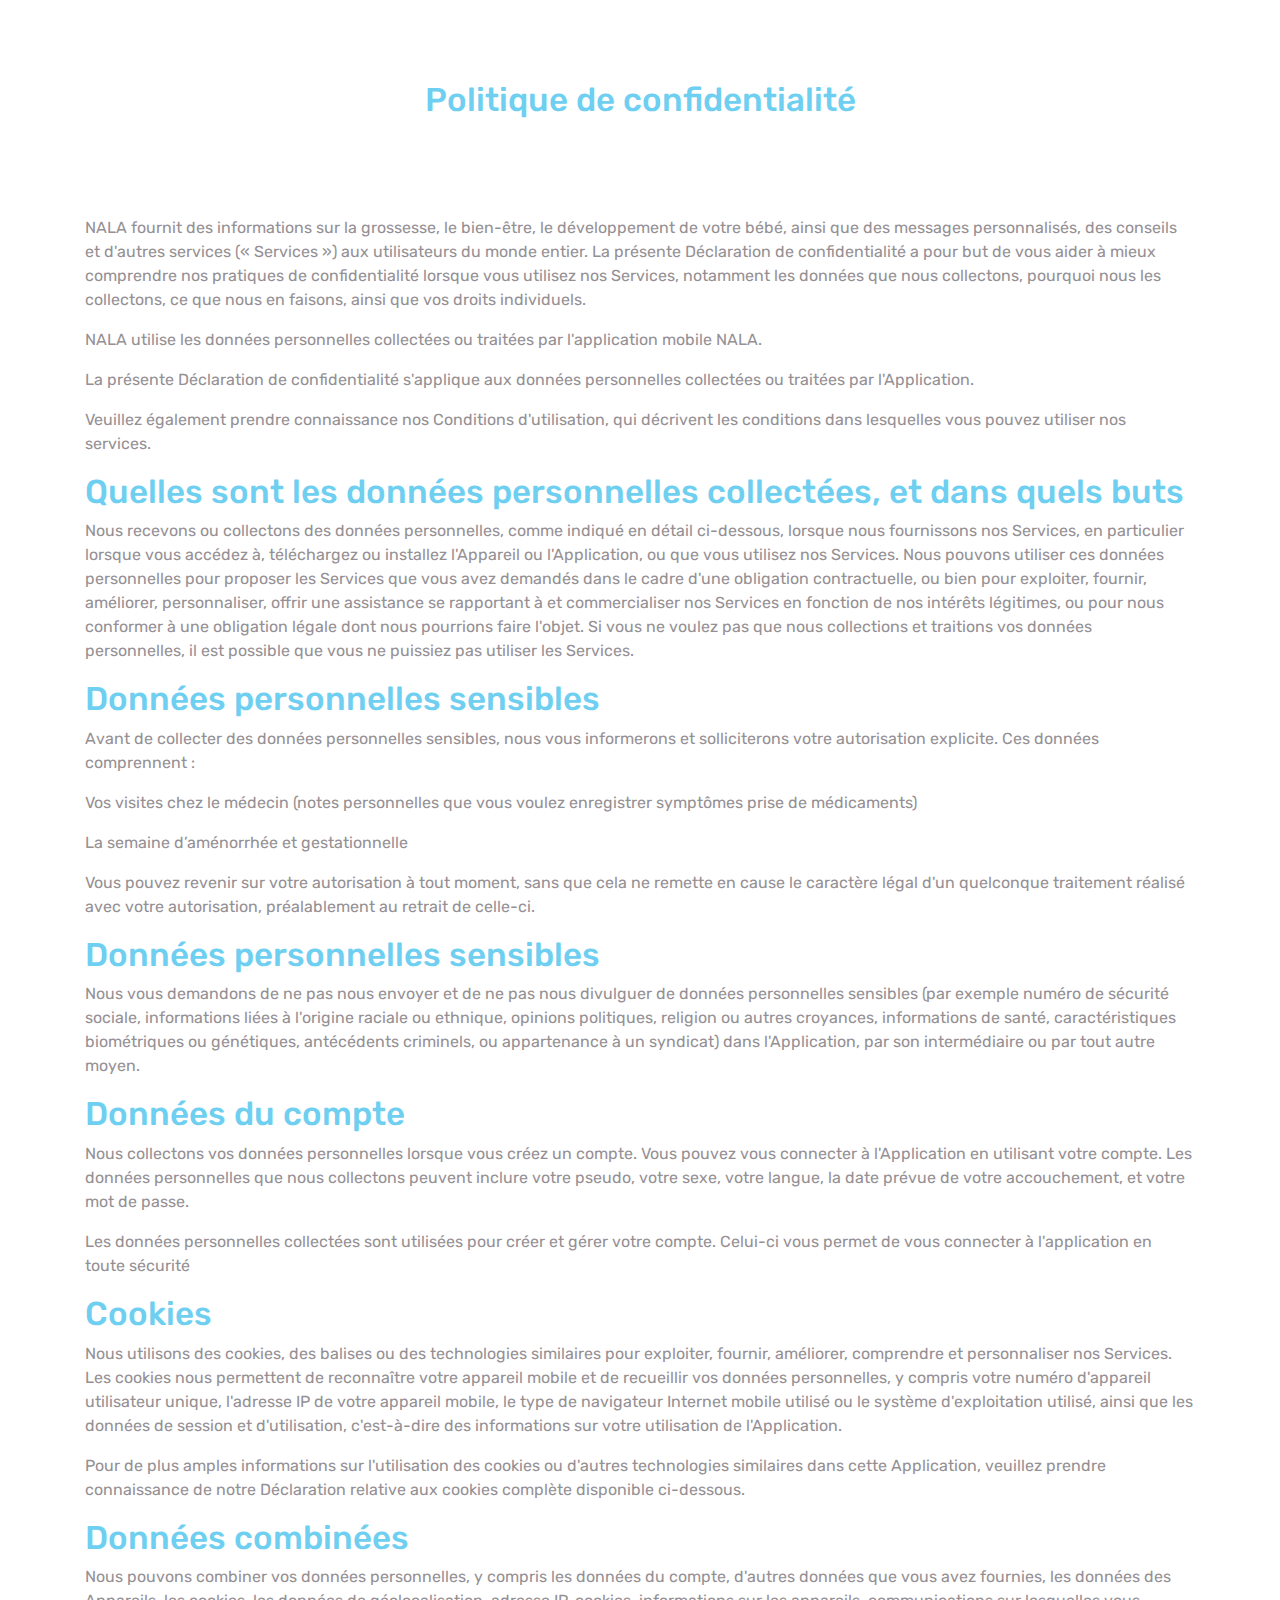
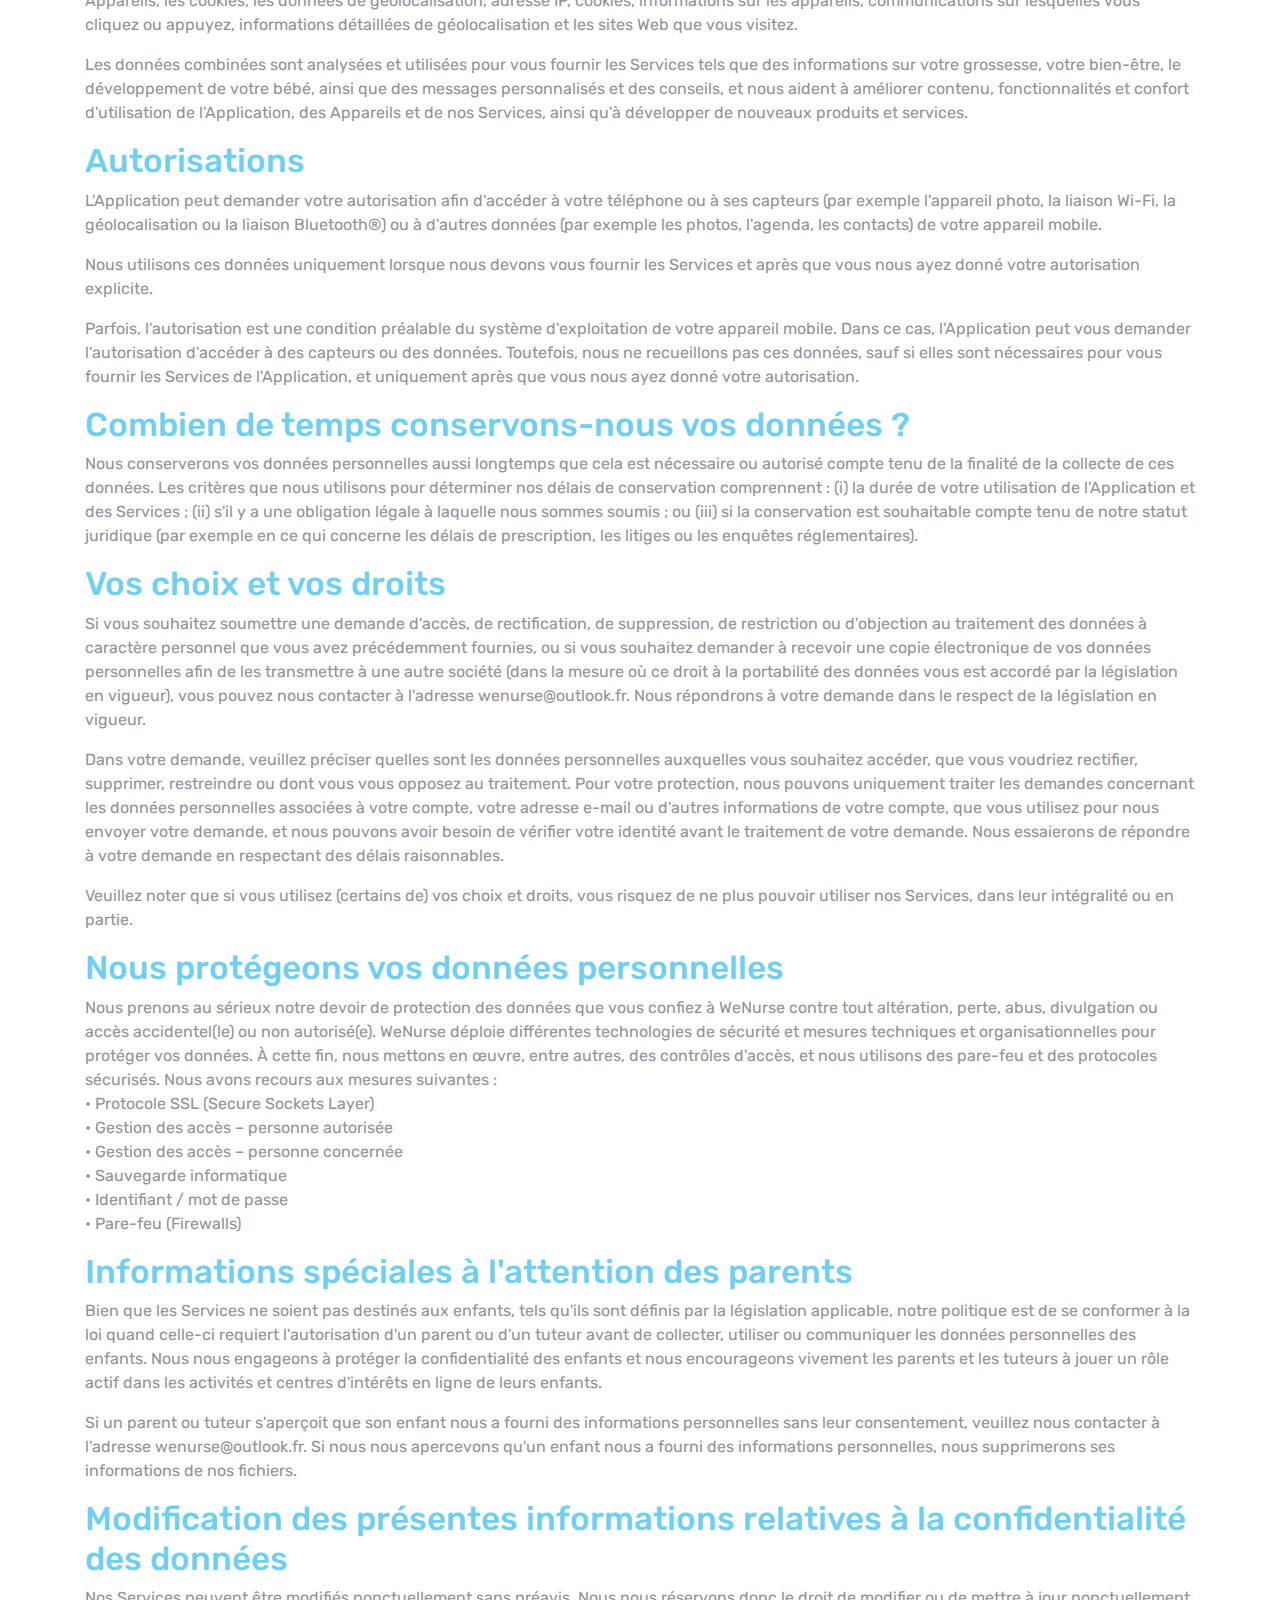
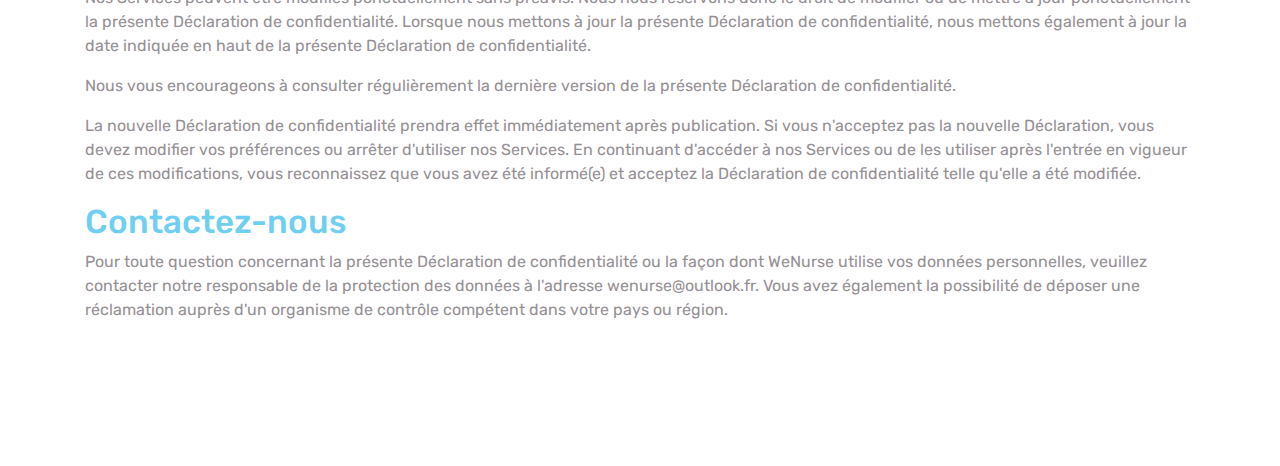
<file: Privacy.html>
<!doctype html>
<html lang="en">
<!--

Page    : index / MobApp
Version : 1.0
Author  : Colorlib
URI     : https://colorlib.com

 -->

<head>
    <title>NALA - Politique de confidentialité</title>
    <!-- Required meta tags -->
    <meta charset="utf-8">
    <meta name="viewport" content="width=device-width, initial-scale=1, shrink-to-fit=no">
    <meta name="description" content="NALA -Aide à la Natalité en libre accès">
    <meta name="keywords" content="HTML5, bootstrap, mobile, app, landing, ios, android, responsive">

    <!-- Font -->
    <link rel="dns-prefetch" href="//fonts.googleapis.com">
    <link href="https://fonts.googleapis.com/css?family=Rubik:300,400,500" rel="stylesheet">

    <!-- Bootstrap CSS -->
    <link rel="stylesheet" href="css/bootstrap.min.css">
    <!-- Themify Icons -->
    <link rel="stylesheet" href="css/themify-icons.css">
    <!-- Owl carousel -->
    <link rel="stylesheet" href="css/owl.carousel.min.css">
    <!-- Main css -->
    <link href="css/style.css" rel="stylesheet">
</head>

<body data-spy="scroll" data-target="#navbar" data-offset="30">
  <div class="section light-bg" id="features">


<div class="container">
  <div class="section-title">
                <h3>Politique de confidentialité</h3>
              </div>
<div class="light-bg py-5">

        <p>NALA fournit des informations sur la grossesse, le bien-être, le développement de votre bébé, ainsi que des messages personnalisés, des conseils et d'autres services (« Services ») aux utilisateurs du monde entier. La présente Déclaration de confidentialité a pour but de vous aider à mieux comprendre nos pratiques de confidentialité lorsque vous utilisez nos Services, notamment les données que nous collectons, pourquoi nous les collectons, ce que nous en faisons, ainsi que vos droits individuels.</p>
        <p>NALA utilise les données personnelles collectées ou traitées par l'application mobile NALA. </p>
        <p>La présente Déclaration de confidentialité s'applique aux données personnelles collectées ou traitées par l'Application.</p>
        <p>Veuillez également prendre connaissance nos Conditions d'utilisation, qui décrivent les conditions dans lesquelles vous pouvez utiliser nos services.</p>

        <h3>Quelles sont les données personnelles collectées, et dans quels buts </h3>
        <p>Nous recevons ou collectons des données personnelles, comme indiqué en détail ci-dessous, lorsque nous fournissons nos Services, en particulier lorsque vous accédez à, téléchargez ou installez l'Appareil ou l'Application, ou que vous utilisez nos Services. Nous pouvons utiliser ces données personnelles pour proposer les Services que vous avez demandés dans le cadre d'une obligation contractuelle, ou bien pour exploiter, fournir, améliorer, personnaliser, offrir une assistance se rapportant à et commercialiser nos Services en fonction de nos intérêts légitimes, ou pour nous conformer à une obligation légale dont nous pourrions faire l'objet. Si vous ne voulez pas que nous collections et traitions vos données personnelles, il est possible que vous ne puissiez pas utiliser les Services. </p>

        <h3>Données personnelles sensibles </h3>
        <p>Avant de collecter des données personnelles sensibles, nous vous informerons et solliciterons votre autorisation explicite.   Ces données comprennent : </p>
        <p>Vos visites chez le médecin (notes personnelles que vous voulez enregistrer symptômes prise de médicaments)  </p>
        <p>La semaine d’aménorrhée et gestationnelle </p>
        <p>Vous pouvez revenir sur votre autorisation à tout moment, sans que cela ne remette en cause le caractère légal d'un quelconque traitement réalisé avec votre autorisation, préalablement au retrait de celle-ci. </p>


        <h3>Données personnelles sensibles</h3>
        <p>Nous vous demandons de ne pas nous envoyer et de ne pas nous divulguer de données personnelles sensibles (par exemple numéro de sécurité sociale, informations liées à l'origine raciale ou ethnique, opinions politiques, religion ou autres croyances, informations de santé, caractéristiques biométriques ou génétiques, antécédents criminels, ou appartenance à un syndicat) dans l'Application, par son intermédiaire ou par tout autre moyen.</p>

        <h3>Données du compte </h3>
        <p>Nous collectons vos données personnelles lorsque vous créez un compte. Vous pouvez vous connecter à l'Application en utilisant votre compte. Les données personnelles que nous collectons peuvent inclure votre pseudo, votre sexe, votre langue, la date prévue de votre accouchement, et votre mot de passe.</p>
        <p>Les données personnelles collectées sont utilisées pour créer et gérer votre compte. Celui-ci vous permet de vous connecter à l'application en toute sécurité</p>

        <h3>Cookies </h3>
        <p>Nous utilisons des cookies, des balises ou des technologies similaires pour exploiter, fournir, améliorer, comprendre et personnaliser nos Services. Les cookies nous permettent de reconnaître votre appareil mobile et de recueillir vos données personnelles, y compris votre numéro d'appareil utilisateur unique, l'adresse IP de votre appareil mobile, le type de navigateur Internet mobile utilisé ou le système d'exploitation utilisé, ainsi que les données de session et d'utilisation, c'est-à-dire des informations sur votre utilisation de l'Application.</p>
        <p>Pour de plus amples informations sur l'utilisation des cookies ou d'autres technologies similaires dans cette Application, veuillez prendre connaissance de notre Déclaration relative aux cookies complète disponible ci-dessous.</p>

        <h3>Données combinées </h3>
        <p>Nous pouvons combiner vos données personnelles, y compris les données du compte, d'autres données que vous avez fournies, les données des Appareils, les cookies, les données de géolocalisation, adresse IP, cookies, informations sur les appareils, communications sur lesquelles vous cliquez ou appuyez, informations détaillées de géolocalisation et les sites Web que vous visitez. </p>
        <p>Les données combinées sont analysées et utilisées pour vous fournir les Services tels que des informations sur votre grossesse, votre bien-être, le développement de votre bébé, ainsi que des messages personnalisés et des conseils, et nous aident à améliorer contenu, fonctionnalités et confort d'utilisation de l'Application, des Appareils et de nos Services, ainsi qu'à développer de nouveaux produits et services.</p>

        <h3>Autorisations </h3>
        <p>L'Application peut demander votre autorisation afin d'accéder à votre téléphone ou à ses capteurs (par exemple l'appareil photo, la liaison Wi-Fi, la géolocalisation ou la liaison Bluetooth®) ou à d'autres données (par exemple les photos, l'agenda, les contacts) de votre appareil mobile.</p>
        <p> Nous utilisons ces données uniquement lorsque nous devons vous fournir les Services et après que vous nous ayez donné votre autorisation explicite. </p>
        <p>Parfois, l'autorisation est une condition préalable du système d'exploitation de votre appareil mobile. Dans ce cas, l'Application peut vous demander l'autorisation d'accéder à des capteurs ou des données. Toutefois, nous ne recueillons pas ces données, sauf si elles sont nécessaires pour vous fournir les Services de l'Application, et uniquement après que vous nous ayez donné votre autorisation.</p>

        <h3>Combien de temps conservons-nous vos données ? </h3>
        <p>Nous conserverons vos données personnelles aussi longtemps que cela est nécessaire ou autorisé compte tenu de la finalité de la collecte de ces données. Les critères que nous utilisons pour déterminer nos délais de conservation comprennent : (i) la durée de votre utilisation de l'Application et des Services ; (ii) s'il y a une obligation légale à laquelle nous sommes soumis ;
ou (iii) si la conservation est souhaitable compte tenu de notre statut juridique (par exemple en ce qui concerne les délais de prescription, les litiges ou les enquêtes réglementaires). </p>

        <h3>Vos choix et vos droits </h3>
        <p>Si vous souhaitez soumettre une demande d'accès, de rectification, de suppression, de restriction ou d'objection au traitement des données à caractère personnel que vous avez précédemment fournies, ou si vous souhaitez demander à recevoir une copie électronique de vos données personnelles afin de les transmettre à une autre société (dans la mesure où ce droit à la portabilité des données vous est accordé par la législation en vigueur), vous pouvez nous contacter à l'adresse wenurse@outlook.fr. Nous répondrons à votre demande dans le respect de la législation en vigueur.</p>
        <p>Dans votre demande, veuillez préciser quelles sont les données personnelles auxquelles vous souhaitez accéder, que vous voudriez rectifier, supprimer, restreindre ou dont vous vous opposez au traitement. Pour votre protection, nous pouvons uniquement traiter les demandes concernant les données personnelles associées à votre compte, votre adresse e-mail ou d'autres informations de votre compte, que vous utilisez pour nous envoyer votre demande, et nous pouvons avoir besoin de vérifier votre identité avant le traitement de votre demande. Nous essaierons de répondre à votre demande en respectant des délais raisonnables. </p>
        <p>Veuillez noter que si vous utilisez (certains de) vos choix et droits, vous risquez de ne plus pouvoir utiliser nos Services, dans leur intégralité ou en partie. </p>

        <h3>Nous protégeons vos données personnelles</h3>
        <p>Nous prenons au sérieux notre devoir de protection des données que vous confiez à WeNurse contre tout altération, perte, abus, divulgation ou accès accidentel(le) ou non autorisé(e). WeNurse déploie différentes technologies de sécurité et mesures techniques et organisationnelles pour protéger vos données. À cette fin, nous mettons en œuvre, entre autres, des contrôles d'accès, et nous utilisons des pare-feu et des protocoles sécurisés. Nous avons recours aux mesures suivantes : <br/>• Protocole SSL (Secure Sockets Layer) <br/>• Gestion des accès – personne autorisée <br/>• Gestion des accès – personne concernée <br/>• Sauvegarde informatique <br/>• Identifiant / mot de passe <br/>• Pare-feu (Firewalls)

        <h3>Informations spéciales à l'attention des parents </h3>
        <p>Bien que les Services ne soient pas destinés aux enfants, tels qu'ils sont définis par la législation applicable, notre politique est de se conformer à la loi quand celle-ci requiert l'autorisation d'un parent ou d'un tuteur avant de collecter, utiliser ou communiquer les données personnelles des enfants. Nous nous engageons à protéger la confidentialité des enfants et nous encourageons vivement les parents et les tuteurs à jouer un rôle actif dans les activités et centres d'intérêts en ligne de leurs enfants. </p>
        <p>Si un parent ou tuteur s'aperçoit que son enfant nous a fourni des informations personnelles sans leur consentement, veuillez nous contacter à l'adresse wenurse@outlook.fr. Si nous nous apercevons qu'un enfant nous a fourni des informations personnelles, nous supprimerons ses informations de nos fichiers. </p>

        <h3>Modification des présentes informations relatives à la confidentialité des données </h3>
        <p>Nos Services peuvent être modifiés ponctuellement sans préavis. Nous nous réservons donc le droit de modifier ou de mettre à jour ponctuellement la présente Déclaration de confidentialité. Lorsque nous mettons à jour la présente Déclaration de confidentialité, nous mettons également à jour la date indiquée en haut de la présente Déclaration de confidentialité. </p>
        <p>Nous vous encourageons à consulter régulièrement la dernière version de la présente Déclaration de confidentialité. </p>
        <p>La nouvelle Déclaration de confidentialité prendra effet immédiatement après publication. Si vous n'acceptez pas la nouvelle Déclaration, vous devez modifier vos préférences ou arrêter d'utiliser nos Services. En continuant d'accéder à nos Services ou de les utiliser après l'entrée en vigueur de ces modifications, vous reconnaissez que vous avez été informé(e) et acceptez la Déclaration de confidentialité telle qu'elle a été modifiée. </p>

        <h3>Contactez-nous</h3>
        <p>Pour toute question concernant la présente Déclaration de confidentialité ou la façon dont WeNurse utilise vos données personnelles, veuillez contacter notre responsable de la protection des données à l'adresse wenurse@outlook.fr. Vous avez également la possibilité de déposer une réclamation auprès d'un organisme de contrôle compétent dans votre pays ou région. </p>
</div>
            <!-- jQuery and Bootstrap -->
            <script src="js/jquery-3.2.1.min.js"></script>
            <script src="js/bootstrap.bundle.min.js"></script>
            <!-- Plugins JS -->
            <script src="js/owl.carousel.min.js"></script>
            <!-- Custom JS -->
            <script src="js/script.js"></script>

        </body>

        </html>
</file>
<file: css/themify-icons.css>
@font-face {
    font-family: 'themify';
    src: url('../fonts/themify.eot?-fvbane');
    src: url('../fonts/themify.eot?#iefix-fvbane') format('embedded-opentype'), url('../fonts/themify.woff?-fvbane') format('woff'), url('../fonts/themify.ttf?-fvbane') format('truetype'), url('../fonts/themify.svg?-fvbane#themify') format('svg');
    font-weight: normal;
    font-style: normal;
}

[class^="ti-"],
[class*=" ti-"] {
    font-family: 'themify';
    speak: none;
    font-style: normal;
    font-weight: normal;
    font-variant: normal;
    text-transform: none;
    line-height: 1;
    /* Better Font Rendering =========== */
    -webkit-font-smoothing: antialiased;
    -moz-osx-font-smoothing: grayscale;
}

.ti-wand:before {
    content: "\e600";
}

.ti-volume:before {
    content: "\e601";
}

.ti-user:before {
    content: "\e602";
}

.ti-unlock:before {
    content: "\e603";
}

.ti-unlink:before {
    content: "\e604";
}

.ti-trash:before {
    content: "\e605";
}

.ti-thought:before {
    content: "\e606";
}

.ti-target:before {
    content: "\e607";
}

.ti-tag:before {
    content: "\e608";
}

.ti-tablet:before {
    content: "\e609";
}

.ti-star:before {
    content: "\e60a";
}

.ti-spray:before {
    content: "\e60b";
}

.ti-signal:before {
    content: "\e60c";
}

.ti-shopping-cart:before {
    content: "\e60d";
}

.ti-shopping-cart-full:before {
    content: "\e60e";
}

.ti-settings:before {
    content: "\e60f";
}

.ti-search:before {
    content: "\e610";
}

.ti-zoom-in:before {
    content: "\e611";
}

.ti-zoom-out:before {
    content: "\e612";
}

.ti-cut:before {
    content: "\e613";
}

.ti-ruler:before {
    content: "\e614";
}

.ti-ruler-pencil:before {
    content: "\e615";
}

.ti-ruler-alt:before {
    content: "\e616";
}

.ti-bookmark:before {
    content: "\e617";
}

.ti-bookmark-alt:before {
    content: "\e618";
}

.ti-reload:before {
    content: "\e619";
}

.ti-plus:before {
    content: "\e61a";
}

.ti-pin:before {
    content: "\e61b";
}

.ti-pencil:before {
    content: "\e61c";
}

.ti-pencil-alt:before {
    content: "\e61d";
}

.ti-paint-roller:before {
    content: "\e61e";
}

.ti-paint-bucket:before {
    content: "\e61f";
}

.ti-na:before {
    content: "\e620";
}

.ti-mobile:before {
    content: "\e621";
}

.ti-minus:before {
    content: "\e622";
}

.ti-medall:before {
    content: "\e623";
}

.ti-medall-alt:before {
    content: "\e624";
}

.ti-marker:before {
    content: "\e625";
}

.ti-marker-alt:before {
    content: "\e626";
}

.ti-arrow-up:before {
    content: "\e627";
}

.ti-arrow-right:before {
    content: "\e628";
}

.ti-arrow-left:before {
    content: "\e629";
}

.ti-arrow-down:before {
    content: "\e62a";
}

.ti-lock:before {
    content: "\e62b";
}

.ti-location-arrow:before {
    content: "\e62c";
}

.ti-link:before {
    content: "\e62d";
}

.ti-layout:before {
    content: "\e62e";
}

.ti-layers:before {
    content: "\e62f";
}

.ti-layers-alt:before {
    content: "\e630";
}

.ti-key:before {
    content: "\e631";
}

.ti-import:before {
    content: "\e632";
}

.ti-image:before {
    content: "\e633";
}

.ti-heart:before {
    content: "\e634";
}

.ti-heart-broken:before {
    content: "\e635";
}

.ti-hand-stop:before {
    content: "\e636";
}

.ti-hand-open:before {
    content: "\e637";
}

.ti-hand-drag:before {
    content: "\e638";
}

.ti-folder:before {
    content: "\e639";
}

.ti-flag:before {
    content: "\e63a";
}

.ti-flag-alt:before {
    content: "\e63b";
}

.ti-flag-alt-2:before {
    content: "\e63c";
}

.ti-eye:before {
    content: "\e63d";
}

.ti-export:before {
    content: "\e63e";
}

.ti-exchange-vertical:before {
    content: "\e63f";
}

.ti-desktop:before {
    content: "\e640";
}

.ti-cup:before {
    content: "\e641";
}

.ti-crown:before {
    content: "\e642";
}

.ti-comments:before {
    content: "\e643";
}

.ti-comment:before {
    content: "\e644";
}

.ti-comment-alt:before {
    content: "\e645";
}

.ti-close:before {
    content: "\e646";
}

.ti-clip:before {
    content: "\e647";
}

.ti-angle-up:before {
    content: "\e648";
}

.ti-angle-right:before {
    content: "\e649";
}

.ti-angle-left:before {
    content: "\e64a";
}

.ti-angle-down:before {
    content: "\e64b";
}

.ti-check:before {
    content: "\e64c";
}

.ti-check-box:before {
    content: "\e64d";
}

.ti-camera:before {
    content: "\e64e";
}

.ti-announcement:before {
    content: "\e64f";
}

.ti-brush:before {
    content: "\e650";
}

.ti-briefcase:before {
    content: "\e651";
}

.ti-bolt:before {
    content: "\e652";
}

.ti-bolt-alt:before {
    content: "\e653";
}

.ti-blackboard:before {
    content: "\e654";
}

.ti-bag:before {
    content: "\e655";
}

.ti-move:before {
    content: "\e656";
}

.ti-arrows-vertical:before {
    content: "\e657";
}

.ti-arrows-horizontal:before {
    content: "\e658";
}

.ti-fullscreen:before {
    content: "\e659";
}

.ti-arrow-top-right:before {
    content: "\e65a";
}

.ti-arrow-top-left:before {
    content: "\e65b";
}

.ti-arrow-circle-up:before {
    content: "\e65c";
}

.ti-arrow-circle-right:before {
    content: "\e65d";
}

.ti-arrow-circle-left:before {
    content: "\e65e";
}

.ti-arrow-circle-down:before {
    content: "\e65f";
}

.ti-angle-double-up:before {
    content: "\e660";
}

.ti-angle-double-right:before {
    content: "\e661";
}

.ti-angle-double-left:before {
    content: "\e662";
}

.ti-angle-double-down:before {
    content: "\e663";
}

.ti-zip:before {
    content: "\e664";
}

.ti-world:before {
    content: "\e665";
}

.ti-wheelchair:before {
    content: "\e666";
}

.ti-view-list:before {
    content: "\e667";
}

.ti-view-list-alt:before {
    content: "\e668";
}

.ti-view-grid:before {
    content: "\e669";
}

.ti-uppercase:before {
    content: "\e66a";
}

.ti-upload:before {
    content: "\e66b";
}

.ti-underline:before {
    content: "\e66c";
}

.ti-truck:before {
    content: "\e66d";
}

.ti-timer:before {
    content: "\e66e";
}

.ti-ticket:before {
    content: "\e66f";
}

.ti-thumb-up:before {
    content: "\e670";
}

.ti-thumb-down:before {
    content: "\e671";
}

.ti-text:before {
    content: "\e672";
}

.ti-stats-up:before {
    content: "\e673";
}

.ti-stats-down:before {
    content: "\e674";
}

.ti-split-v:before {
    content: "\e675";
}

.ti-split-h:before {
    content: "\e676";
}

.ti-smallcap:before {
    content: "\e677";
}

.ti-shine:before {
    content: "\e678";
}

.ti-shift-right:before {
    content: "\e679";
}

.ti-shift-left:before {
    content: "\e67a";
}

.ti-shield:before {
    content: "\e67b";
}

.ti-notepad:before {
    content: "\e67c";
}

.ti-server:before {
    content: "\e67d";
}

.ti-quote-right:before {
    content: "\e67e";
}

.ti-quote-left:before {
    content: "\e67f";
}

.ti-pulse:before {
    content: "\e680";
}

.ti-printer:before {
    content: "\e681";
}

.ti-power-off:before {
    content: "\e682";
}

.ti-plug:before {
    content: "\e683";
}

.ti-pie-chart:before {
    content: "\e684";
}

.ti-paragraph:before {
    content: "\e685";
}

.ti-panel:before {
    content: "\e686";
}

.ti-package:before {
    content: "\e687";
}

.ti-music:before {
    content: "\e688";
}

.ti-music-alt:before {
    content: "\e689";
}

.ti-mouse:before {
    content: "\e68a";
}

.ti-mouse-alt:before {
    content: "\e68b";
}

.ti-money:before {
    content: "\e68c";
}

.ti-microphone:before {
    content: "\e68d";
}

.ti-menu:before {
    content: "\e68e";
}

.ti-menu-alt:before {
    content: "\e68f";
}

.ti-map:before {
    content: "\e690";
}

.ti-map-alt:before {
    content: "\e691";
}

.ti-loop:before {
    content: "\e692";
}

.ti-location-pin:before {
    content: "\e693";
}

.ti-list:before {
    content: "\e694";
}

.ti-light-bulb:before {
    content: "\e695";
}

.ti-Italic:before {
    content: "\e696";
}

.ti-info:before {
    content: "\e697";
}

.ti-infinite:before {
    content: "\e698";
}

.ti-id-badge:before {
    content: "\e699";
}

.ti-hummer:before {
    content: "\e69a";
}

.ti-home:before {
    content: "\e69b";
}

.ti-help:before {
    content: "\e69c";
}

.ti-headphone:before {
    content: "\e69d";
}

.ti-harddrives:before {
    content: "\e69e";
}

.ti-harddrive:before {
    content: "\e69f";
}

.ti-gift:before {
    content: "\e6a0";
}

.ti-game:before {
    content: "\e6a1";
}

.ti-filter:before {
    content: "\e6a2";
}

.ti-files:before {
    content: "\e6a3";
}

.ti-file:before {
    content: "\e6a4";
}

.ti-eraser:before {
    content: "\e6a5";
}

.ti-envelope:before {
    content: "\e6a6";
}

.ti-download:before {
    content: "\e6a7";
}

.ti-direction:before {
    content: "\e6a8";
}

.ti-direction-alt:before {
    content: "\e6a9";
}

.ti-dashboard:before {
    content: "\e6aa";
}

.ti-control-stop:before {
    content: "\e6ab";
}

.ti-control-shuffle:before {
    content: "\e6ac";
}

.ti-control-play:before {
    content: "\e6ad";
}

.ti-control-pause:before {
    content: "\e6ae";
}

.ti-control-forward:before {
    content: "\e6af";
}

.ti-control-backward:before {
    content: "\e6b0";
}

.ti-cloud:before {
    content: "\e6b1";
}

.ti-cloud-up:before {
    content: "\e6b2";
}

.ti-cloud-down:before {
    content: "\e6b3";
}

.ti-clipboard:before {
    content: "\e6b4";
}

.ti-car:before {
    content: "\e6b5";
}

.ti-calendar:before {
    content: "\e6b6";
}

.ti-book:before {
    content: "\e6b7";
}

.ti-bell:before {
    content: "\e6b8";
}

.ti-basketball:before {
    content: "\e6b9";
}

.ti-bar-chart:before {
    content: "\e6ba";
}

.ti-bar-chart-alt:before {
    content: "\e6bb";
}

.ti-back-right:before {
    content: "\e6bc";
}

.ti-back-left:before {
    content: "\e6bd";
}

.ti-arrows-corner:before {
    content: "\e6be";
}

.ti-archive:before {
    content: "\e6bf";
}

.ti-anchor:before {
    content: "\e6c0";
}

.ti-align-right:before {
    content: "\e6c1";
}

.ti-align-left:before {
    content: "\e6c2";
}

.ti-align-justify:before {
    content: "\e6c3";
}

.ti-align-center:before {
    content: "\e6c4";
}

.ti-alert:before {
    content: "\e6c5";
}

.ti-alarm-clock:before {
    content: "\e6c6";
}

.ti-agenda:before {
    content: "\e6c7";
}

.ti-write:before {
    content: "\e6c8";
}

.ti-window:before {
    content: "\e6c9";
}

.ti-widgetized:before {
    content: "\e6ca";
}

.ti-widget:before {
    content: "\e6cb";
}

.ti-widget-alt:before {
    content: "\e6cc";
}

.ti-wallet:before {
    content: "\e6cd";
}

.ti-video-clapper:before {
    content: "\e6ce";
}

.ti-video-camera:before {
    content: "\e6cf";
}

.ti-vector:before {
    content: "\e6d0";
}

.ti-themify-logo:before {
    content: "\e6d1";
}

.ti-themify-favicon:before {
    content: "\e6d2";
}

.ti-themify-favicon-alt:before {
    content: "\e6d3";
}

.ti-support:before {
    content: "\e6d4";
}

.ti-stamp:before {
    content: "\e6d5";
}

.ti-split-v-alt:before {
    content: "\e6d6";
}

.ti-slice:before {
    content: "\e6d7";
}

.ti-shortcode:before {
    content: "\e6d8";
}

.ti-shift-right-alt:before {
    content: "\e6d9";
}

.ti-shift-left-alt:before {
    content: "\e6da";
}

.ti-ruler-alt-2:before {
    content: "\e6db";
}

.ti-receipt:before {
    content: "\e6dc";
}

.ti-pin2:before {
    content: "\e6dd";
}

.ti-pin-alt:before {
    content: "\e6de";
}

.ti-pencil-alt2:before {
    content: "\e6df";
}

.ti-palette:before {
    content: "\e6e0";
}

.ti-more:before {
    content: "\e6e1";
}

.ti-more-alt:before {
    content: "\e6e2";
}

.ti-microphone-alt:before {
    content: "\e6e3";
}

.ti-magnet:before {
    content: "\e6e4";
}

.ti-line-double:before {
    content: "\e6e5";
}

.ti-line-dotted:before {
    content: "\e6e6";
}

.ti-line-dashed:before {
    content: "\e6e7";
}

.ti-layout-width-full:before {
    content: "\e6e8";
}

.ti-layout-width-default:before {
    content: "\e6e9";
}

.ti-layout-width-default-alt:before {
    content: "\e6ea";
}

.ti-layout-tab:before {
    content: "\e6eb";
}

.ti-layout-tab-window:before {
    content: "\e6ec";
}

.ti-layout-tab-v:before {
    content: "\e6ed";
}

.ti-layout-tab-min:before {
    content: "\e6ee";
}

.ti-layout-slider:before {
    content: "\e6ef";
}

.ti-layout-slider-alt:before {
    content: "\e6f0";
}

.ti-layout-sidebar-right:before {
    content: "\e6f1";
}

.ti-layout-sidebar-none:before {
    content: "\e6f2";
}

.ti-layout-sidebar-left:before {
    content: "\e6f3";
}

.ti-layout-placeholder:before {
    content: "\e6f4";
}

.ti-layout-menu:before {
    content: "\e6f5";
}

.ti-layout-menu-v:before {
    content: "\e6f6";
}

.ti-layout-menu-separated:before {
    content: "\e6f7";
}

.ti-layout-menu-full:before {
    content: "\e6f8";
}

.ti-layout-media-right-alt:before {
    content: "\e6f9";
}

.ti-layout-media-right:before {
    content: "\e6fa";
}

.ti-layout-media-overlay:before {
    content: "\e6fb";
}

.ti-layout-media-overlay-alt:before {
    content: "\e6fc";
}

.ti-layout-media-overlay-alt-2:before {
    content: "\e6fd";
}

.ti-layout-media-left-alt:before {
    content: "\e6fe";
}

.ti-layout-media-left:before {
    content: "\e6ff";
}

.ti-layout-media-center-alt:before {
    content: "\e700";
}

.ti-layout-media-center:before {
    content: "\e701";
}

.ti-layout-list-thumb:before {
    content: "\e702";
}

.ti-layout-list-thumb-alt:before {
    content: "\e703";
}

.ti-layout-list-post:before {
    content: "\e704";
}

.ti-layout-list-large-image:before {
    content: "\e705";
}

.ti-layout-line-solid:before {
    content: "\e706";
}

.ti-layout-grid4:before {
    content: "\e707";
}

.ti-layout-grid3:before {
    content: "\e708";
}

.ti-layout-grid2:before {
    content: "\e709";
}

.ti-layout-grid2-thumb:before {
    content: "\e70a";
}

.ti-layout-cta-right:before {
    content: "\e70b";
}

.ti-layout-cta-left:before {
    content: "\e70c";
}

.ti-layout-cta-center:before {
    content: "\e70d";
}

.ti-layout-cta-btn-right:before {
    content: "\e70e";
}

.ti-layout-cta-btn-left:before {
    content: "\e70f";
}

.ti-layout-column4:before {
    content: "\e710";
}

.ti-layout-column3:before {
    content: "\e711";
}

.ti-layout-column2:before {
    content: "\e712";
}

.ti-layout-accordion-separated:before {
    content: "\e713";
}

.ti-layout-accordion-merged:before {
    content: "\e714";
}

.ti-layout-accordion-list:before {
    content: "\e715";
}

.ti-ink-pen:before {
    content: "\e716";
}

.ti-info-alt:before {
    content: "\e717";
}

.ti-help-alt:before {
    content: "\e718";
}

.ti-headphone-alt:before {
    content: "\e719";
}

.ti-hand-point-up:before {
    content: "\e71a";
}

.ti-hand-point-right:before {
    content: "\e71b";
}

.ti-hand-point-left:before {
    content: "\e71c";
}

.ti-hand-point-down:before {
    content: "\e71d";
}

.ti-gallery:before {
    content: "\e71e";
}

.ti-face-smile:before {
    content: "\e71f";
}

.ti-face-sad:before {
    content: "\e720";
}

.ti-credit-card:before {
    content: "\e721";
}

.ti-control-skip-forward:before {
    content: "\e722";
}

.ti-control-skip-backward:before {
    content: "\e723";
}

.ti-control-record:before {
    content: "\e724";
}

.ti-control-eject:before {
    content: "\e725";
}

.ti-comments-smiley:before {
    content: "\e726";
}

.ti-brush-alt:before {
    content: "\e727";
}

.ti-youtube:before {
    content: "\e728";
}

.ti-vimeo:before {
    content: "\e729";
}

.ti-twitter:before {
    content: "\e72a";
}

.ti-time:before {
    content: "\e72b";
}

.ti-tumblr:before {
    content: "\e72c";
}

.ti-skype:before {
    content: "\e72d";
}

.ti-share:before {
    content: "\e72e";
}

.ti-share-alt:before {
    content: "\e72f";
}

.ti-rocket:before {
    content: "\e730";
}

.ti-pinterest:before {
    content: "\e731";
}

.ti-new-window:before {
    content: "\e732";
}

.ti-microsoft:before {
    content: "\e733";
}

.ti-list-ol:before {
    content: "\e734";
}

.ti-linkedin:before {
    content: "\e735";
}

.ti-layout-sidebar-2:before {
    content: "\e736";
}

.ti-layout-grid4-alt:before {
    content: "\e737";
}

.ti-layout-grid3-alt:before {
    content: "\e738";
}

.ti-layout-grid2-alt:before {
    content: "\e739";
}

.ti-layout-column4-alt:before {
    content: "\e73a";
}

.ti-layout-column3-alt:before {
    content: "\e73b";
}

.ti-layout-column2-alt:before {
    content: "\e73c";
}

.ti-instagram:before {
    content: "\e73d";
}

.ti-google:before {
    content: "\e73e";
}

.ti-github:before {
    content: "\e73f";
}

.ti-flickr:before {
    content: "\e740";
}

.ti-facebook:before {
    content: "\e741";
}

.ti-dropbox:before {
    content: "\e742";
}

.ti-dribbble:before {
    content: "\e743";
}

.ti-apple:before {
    content: "\e744";
}

.ti-android:before {
    content: "\e745";
}

.ti-save:before {
    content: "\e746";
}

.ti-save-alt:before {
    content: "\e747";
}

.ti-yahoo:before {
    content: "\e748";
}

.ti-wordpress:before {
    content: "\e749";
}

.ti-vimeo-alt:before {
    content: "\e74a";
}

.ti-twitter-alt:before {
    content: "\e74b";
}

.ti-tumblr-alt:before {
    content: "\e74c";
}

.ti-trello:before {
    content: "\e74d";
}

.ti-stack-overflow:before {
    content: "\e74e";
}

.ti-soundcloud:before {
    content: "\e74f";
}

.ti-sharethis:before {
    content: "\e750";
}

.ti-sharethis-alt:before {
    content: "\e751";
}

.ti-reddit:before {
    content: "\e752";
}

.ti-pinterest-alt:before {
    content: "\e753";
}

.ti-microsoft-alt:before {
    content: "\e754";
}

.ti-linux:before {
    content: "\e755";
}

.ti-jsfiddle:before {
    content: "\e756";
}

.ti-joomla:before {
    content: "\e757";
}

.ti-html5:before {
    content: "\e758";
}

.ti-flickr-alt:before {
    content: "\e759";
}

.ti-email:before {
    content: "\e75a";
}

.ti-drupal:before {
    content: "\e75b";
}

.ti-dropbox-alt:before {
    content: "\e75c";
}

.ti-css3:before {
    content: "\e75d";
}

.ti-rss:before {
    content: "\e75e";
}

.ti-rss-alt:before {
    content: "\e75f";
}

.ti-lg {
    font-size: 1.33333333em;
    line-height: 0.75em;
    vertical-align: -15%;
}

.ti-2x {
    font-size: 2em;
}

.ti-3x {
    font-size: 3em;
}

.ti-4x {
    font-size: 4em;
}

.ti-5x {
    font-size: 5em;
}
</file>
<file: css/style.css>
@charset "UTF-8";

/*

Style   : MobApp CSS
Version : 1.0
Author  : Surjith S M
URI     : https://surjithctly.in/

Copyright © All rights Reserved

*/


/*------------------------
[TABLE OF CONTENTS]

1. GLOBAL STYLES
2. NAVBAR
3. HERO
4. TABS
5. TESTIMONIALS
6. IMAGE GALLERY
7. PRICING
8. CALL TO ACTION
9. FOOTER

------------------------*/


/* GLOBAL
----------------------*/

body {
    font-family: 'Rubik', sans-serif;
    position: relative;
}

a {
    color: #ff6482;
}

a:hover,
a:focus {
    color: #ff6482;
}

h1 {
    font-size: 60px;
    font-weight: 300;
    letter-spacing: -1px;
    margin-bottom: 1.5rem;
}

h2 {
    font-size: 45px;
    font-weight: 300;
    color: #ff6482;
    letter-spacing: -1px;
    margin-bottom: 1rem;
}

h3 {
    color: rgb(111, 207, 240);
    font-size: 33px;
    font-weight: 500;
}

h4 {
    font-size: 20px;
    font-weight: 500;
    color: #FF6482;
}

h5 {
    font-size: 28px;
    font-weight: 300;
    color: #FF6482;
    margin-bottom: 0.7rem;
}

p {
    color: #959094;
}

p.lead {
    color: rgb(37, 34, 35);
    margin-bottom: 2rem;
}

.text-primary {
    color: #FFF !important;
}
.text-primary2 {
    color: #B5B5B5 !important;
}
.light-font {
    font-weight: 300;
}

.btn {
    font-size: 12px;
    font-weight: 400;
    text-transform: uppercase;
    padding: 0.375rem 1.35rem;
    transition: all 0.3s ease;
}

.btn-outline-light:hover {
    color: #ff6482;
}

.btn-primary {
    border-radius: 3px;
    background-image: -moz-linear-gradient( 122deg, #e54595 0%, #fd378e 100%);
    background-image: -webkit-linear-gradient( 122deg, #e54595 0%, #fd378e 100%);
    background-image: -ms-linear-gradient( 122deg, #e54595 0%, #fd378e 100%);
    background-image: linear-gradient( 122deg, #e54595 0%, #fd378e 100%);
    box-shadow: 0px 9px 32px 0px rgba(0, 0, 0, 0.2);
    font-weight: 500;
    padding: 0.6rem 2rem;
    border: 0;
}

.btn-primary:hover,
.btn-primary:focus,
.btn-primary:active,
.btn-primary:not([disabled]):not(.disabled).active,
.btn-primary:not([disabled]):not(.disabled):active,
.show>.btn-primary.dropdown-toggle {
    background-image: linear-gradient( 122deg, #fd378e 0%, #e54595 100%);
    box-shadow: 0px 9px 32px 0px rgba(0, 0, 0, 0.3);
    color: #FFF;
}

.btn-light {
    border-radius: 3px;
    background: #FFF;
    box-shadow: 0px 9px 32px 0px rgba(0, 0, 0, 0.26);
    font-size: 14px;
    font-weight: 500;
    color: #B4e6f7;
    margin: 0.5rem;
    padding: 0.7rem 1.6rem;
    line-height: 1.8;
}

.btn-group-lg>.btn,
.btn-lg {
    padding: 0.8rem 1rem;
    font-size: 15px;
}

.light-bg {
    background-color: #ffffff;
}

.section {
    padding: 80px 0;
}

.section-title {
    text-align: center;
    margin-bottom: 3rem;
}

.section-title small {
    color: #998a9b;
}

@media (max-width:767px) {
    h1 {
        font-size: 40px;
    }
    h2 {
        font-size: 30px;
    }
}


/* NAVBAR
----------------------*/

.nav-menu {
    padding: 1rem 0;
    transition: all 0.3s ease;
}

.nav-menu.is-scrolling,
.nav-menu.menu-is-open {
    background-color: rgb(180, 230, 247);
    background: -moz-linear-gradient(135deg, rgb(111, 207, 240) 0%, rgb(111, 207, 240) 0%);
    background: -webkit-linear-gradient(135deg, rgb(111, 207, 240) 0%, rgb(111, 207, 240) 0%);
    background: linear-gradient(135deg, rgb(111, 207, 240) 0%,  rgb(111, 207, 240) 0%);
    -webkit-box-shadow: 0px 5px 23px 0px rgba(0, 0, 0, 0.1);
    -moz-box-shadow: 0px 5px 23px 0px rgba(0, 0, 0, 0.1);
    box-shadow: 0px 5px 23px 0px rgba(0, 0, 0, 0.1);
}

.nav-menu.is-scrolling {
    padding: 0;
}

.navbar-nav .nav-link {
    position: relative;
}

@media (min-width: 992px) {
    .navbar-expand-lg .navbar-nav .nav-link {
        padding-right: 1rem;
        padding-left: 1rem;
        font-size: 14px;
    }
    .navbar-nav>.nav-item>.nav-link.active:after {
        content: "";
        border-bottom: 2px solid #0d0d0e;
        left: 1rem;
        right: 1rem;
        bottom: 5px;
        height: 1px;
        position: absolute;
    }
}

@media (max-width:991px) {
    .navbar-nav.is-scrolling {
        padding-bottom: 1rem;
    }
    .navbar-nav .nav-item {
        text-align: center;
    }
}


/* HERO
----------------------*/

header {
    padding: 100px 0 0;
    text-align: center;
    color: #FFF;
}

.bg-gradient {
 background-image: linear-gradient(to top, #b4e6f7, #a4e0f5, #94dbf3, #82d5f2, #6fcff0);
}

.tagline {
    font-size: 23px;
    font-weight: 300;
    color: #fff;
    max-width: 800px;
    margin: 0 auto;
}

.img-holder {
    height: 0;
    padding-bottom: 33%;
    overflow: hidden;
}

@media (max-width:1200px) {
    .img-holder {
        padding-bottom: 50%;
    }
}

@media (max-width:767px) {
    .tagline {
        font-size: 17px;
    }
    .img-holder {
        padding-bottom: 100%;
    }
}


/* FEATURES
----------------------*/

.gradient-fill:before {
    color: #7381fc;
    background: -moz-linear-gradient(top, #6fcff0 0%, #ff6482 100%);
    background: -webkit-linear-gradient(top, #86d7f2 0%, #ff6482 100%);
    background: linear-gradient(to bottom, #6fcff0 0%, #ff6482 100%);
    -webkit-background-clip: text;
    background-clip: text;
    -webkit-text-fill-color: transparent;
}

.card.features {
    border: 0;
    border-radius: 3px;
    box-shadow: 0px 5px 7px 0px rgba(0, 0, 0, 0.04);
    transition: all 0.3s ease;
}

@media (max-width:991px) {
    .card.features {
        margin-bottom: 2rem;
    }
    [class^="col-"]:last-child .card.features {
        margin-bottom: 0;
    }
}

.card.features:before {
    content: "";
    position: absolute;
    width: 3px;
    color: #ff6482;
    background: -moz-linear-gradient(top, #6fcff0 0%, #ff6482 100%);
    background: -webkit-linear-gradient(top, #6fcff0 0%, #ff6482 100%);
    background: linear-gradient(to bottom, #6fcff0 0%, #ff6482 100%);
    top: 0;
    bottom: 0;
    left: 0;
}

.card-text {
    font-size: 14px;
}

.card.features:hover {
    transform: translateY(-3px);
    -moz-box-shadow: 0px 5px 30px 0px rgba(0, 0, 0, 0.08);
    -webkit-box-shadow: 0px 5px 30px 0px rgba(0, 0, 0, 0.08);
    box-shadow: 0px 5px 30px 0px rgba(0, 0, 0, 0.08);
}

.box-icon {
    box-shadow: 0px 0px 43px 0px rgba(0, 0, 0, 0.14);
    padding: 10px;
    width: 70px;
    border-radius: 3px;
    margin-bottom: 1.5rem;
    background-color: #FFF;
}

.circle-icon {
    box-shadow: 0px 9px 32px 0px rgba(0, 0, 0, 0.07);
    padding: 10px;
    width: 100px;
    height: 100px;
    border-radius: 50%;
    margin-bottom: 1.5rem;
    background-color: #FFF;
    color: #ff6482;
    font-size: 48px;
    text-align: center;
    line-height: 80px;
    font-weight: 300;
    transition: all 0.3s ease;
}

@media (max-width:992px) {
    .circle-icon {
        width: 70px;
        height: 70px;
        font-size: 28px;
        line-height: 50px;
    }
}

.ui-steps li:hover .circle-icon {
    background-image: -moz-linear-gradient( 122deg, #ff4b6d 0%, #fb378e 100%);
    background-image: -webkit-linear-gradient( 122deg, #ff4b6d 0%, #fb378e 100%);
    background-image: -ms-linear-gradient( 122deg, #ff4b6d 0%, #fb378e 100%);
    background-image: linear-gradient( 122deg, #ff4b6d 0%, #fb378e 100%);
    box-shadow: 0px 9px 32px 0px rgba(0, 0, 0, 0.09);
    color: #FFF;
}

.ui-steps li {
    padding: 15px 0;
}

.ui-steps li:not(:last-child) {
    border-bottom: 1px solid #ff6482;
}

.perspective-phone {
    position: relative;
    z-index: -1;
}

@media (min-width:992px) {
    .perspective-phone {
        margin-top: -150px;
    }
}


/*  TABS
----------------------*/

.tab-content {
    border-bottom-right-radius: 3px;
    border-bottom-left-radius: 3px;
    background-color: #FFF;
    box-shadow: 0px 5px 7px 0px rgba(0, 0, 0, 0.04);
    padding: 3rem;
}

@media (max-width:992px) {
    .tab-content {
        padding: 1.5rem;
    }
}

.tab-content p {
    line-height: 1.8;
}

.tab-content h2 {
    margin-bottom: 0.5rem;
}

.nav-tabs {
    border-bottom: 0;
}

.nav-tabs .nav-item  .nav-link,
.nav-tabs .nav-link:focus,
.nav-tabs .nav-link:hover {
    padding: 1rem 1rem;
    border-color: #faf6fb #faf6fb #FFF;
    font-size: 19px;
    color: #ffb1c0;
    background: #f5eff7;
  	height: 90px;
}
.nav-item {width: 50%;}
.nav-tabs .nav-link.active {
    background: #FFF;
    border-top-width: 3px;
    border-color: #ff6482 #faf6fb #FFF;
    color: #ff97ab;
    height: 90px;

}


/*  TESTIMONIALS
----------------------*/

.owl-carousel .owl-item img.client-img {
    width: 110px;
    margin: 30px auto;
    border-radius: 50%;
    box-shadow: 0px 9px 32px 0px rgba(0, 0, 0, 0.07);
}
.testimonials-single img.client-img {
    width: 110px;
    margin: 30px auto;
    border-radius: 50%;
    box-shadow: 0px 9px 32px 0px rgba(0, 0, 0, 0.07);
}

.testimonials-single {
    text-align: center;
    max-width: 80%;
    margin: 0 auto;
}
.testimonials-single text-primary {
  color: #B5B5B5;
}
.blockquote {
    color: #7a767a;
    font-weight: 300;
}

.owl-next.disabled,
.owl-prev.disabled {
    opacity: 0.5;
}

.owl-prev,
.owl-next {
    position: absolute;
    top: 50%;
    transform: translateY(-50%);
}

.owl-prev {
    left: 0;
}

.owl-next {
    right: 0;
}

.owl-theme .owl-nav.disabled+.owl-dots {
    margin-top: 60px;
}

.owl-theme .owl-dots .owl-dot span {
    background: #e7d9eb;
    width: 35px;
    height: 8px;
    border-radius: 10px;
    transition: all 0.3s ease-in;
}

.owl-theme .owl-dots .owl-dot:hover span {
    background: #ff6482;
}

.owl-theme .owl-dots .owl-dot.active span {
    background: #ff6482;
    box-shadow: 0px 9px 32px 0px rgba(0, 0, 0, 0.07);
}


/*  IMAGE GALLERY
----------------------*/

.img-gallery .owl-item {
    box-shadow: 0px 9px 32px 0px rgba(0, 0, 0, 0.07);
    transform: scale(0.7);
    transition: all 0.3s ease-in;
}

.img-gallery .owl-item.center {
    transform: scale(0.8);
}


/*  PRICING
----------------------*/

@media (max-width:992px) {
    .card-deck {
        -ms-flex-direction: column;
        flex-direction: column;
    }
    .card-deck .card {
        margin-bottom: 15px;
    }
}

.card.pricing {
    border: 1px solid #f1eef1;
}

.card.pricing.popular {
    border-top-width: 3px;
    border-color: #ce75b4 #faf6fb #FFF;
    box-shadow: 0px 12px 59px 0px rgba(36, 7, 31, 0.11);
    color: #ff97ab;
}

.card.pricing .card-head {
    text-align: center;
    padding: 40px 0 20px;
}

.card.pricing .card-head .price {
    display: block;
    font-size: 45px;
    font-weight: 300;
    color: #ff97ab;
}

.card.pricing .card-head .price sub {
    bottom: 0;
    font-size: 55%;
}

.card.pricing .list-group-item {
    border: 0;
    text-align: center;
    color: #959094;
    padding: 1.05rem 1.25rem;
}

.card.pricing .list-group-item del {
    color: #d9d3d8;
}

.card.pricing .card-body {
    padding: 1.75rem;
}


/*  CALL TO ACTION
----------------------*/

.call-to-action {
    text-align: center;
    color: #FFF;
    margin: 3rem 0;
}

.call-to-action .box-icon {
    margin-left: auto;
    margin-right: auto;
    border-radius: 5px;
    transform: scale(0.85);
    margin-bottom: 2.5rem;
}

.call-to-action h2 {
    color: #FFF;
}

.call-to-action .tagline {
    font-size: 16px;
    font-weight: 300;
    color: #fff;
    max-width: 650px;
    margin: 0 auto;
}

.btn-light img {
    margin-right: 0.4rem;
    vertical-align: text-bottom;
}


/*  FOOTER
----------------------*/

.social-icons {
    text-align: right;
}

.social-icons a {
    background-color: #FFF;
    box-shadow: 0px 0px 21px 0px rgba(0, 0, 0, 0.05);
    width: 50px;
    height: 50px;
    display: inline-block;
    text-align: center;
    line-height: 50px;
    margin: 0 0.3rem;
    border-radius: 5px;
    color: #ff6482;
    transition: all 0.3s ease;
}

.social-icons a:hover {
    text-decoration: none;
    color: #B4E6F7;
}

@media (max-width:991px) {
    .social-icons {
        text-align: center;
        margin-top: 2rem;
    }
}
</file>
